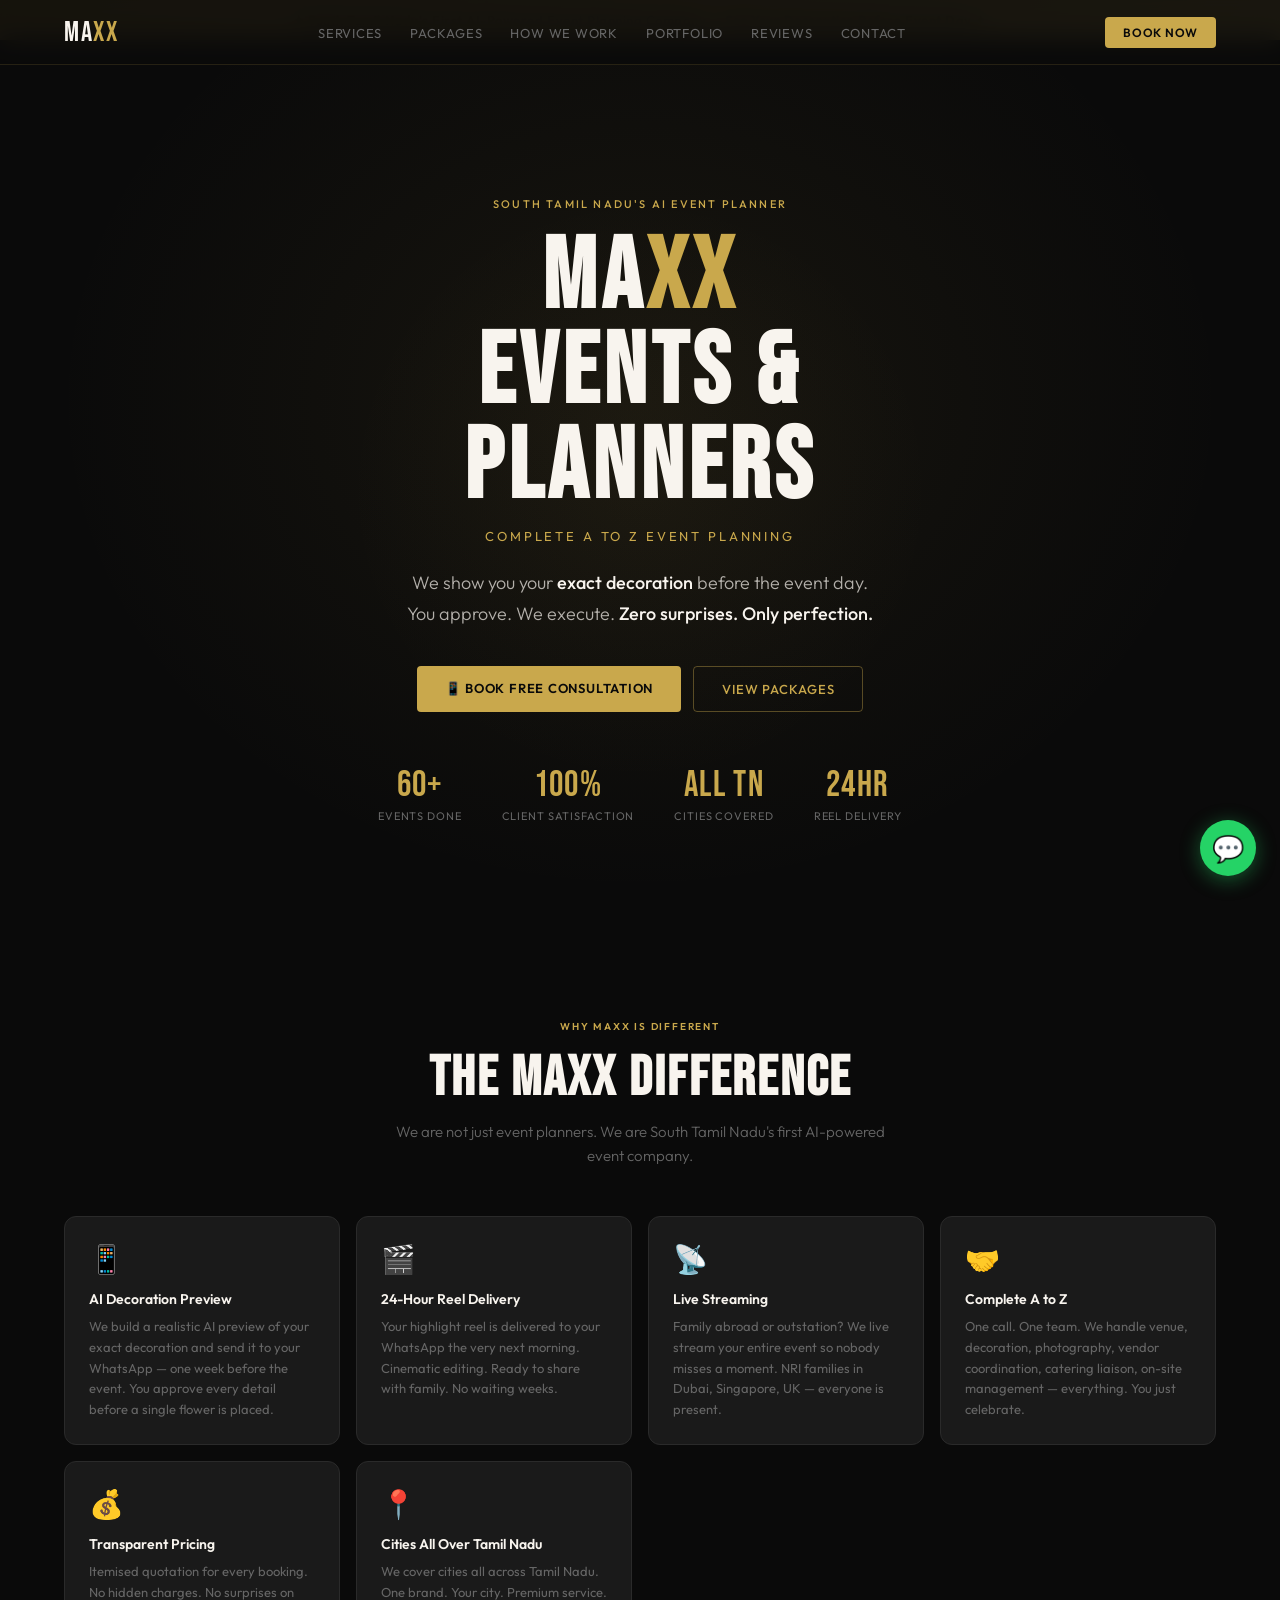
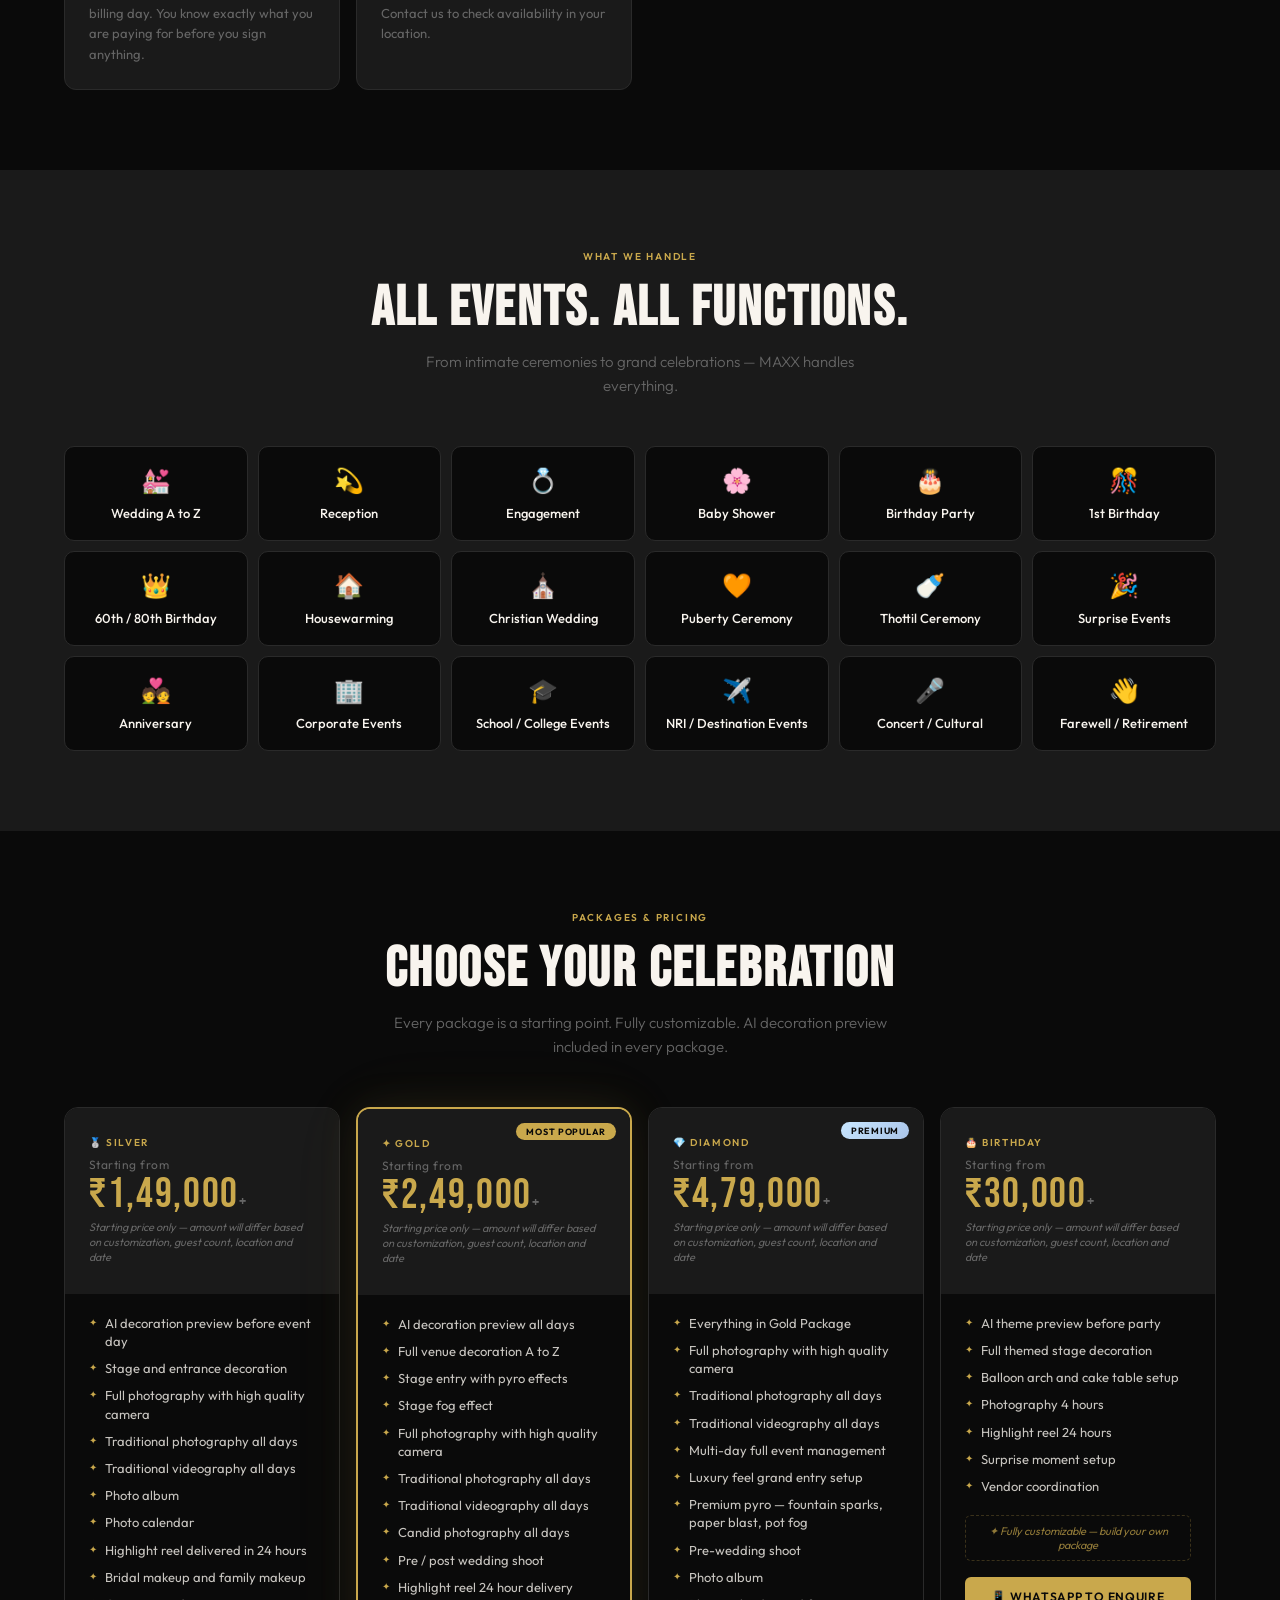
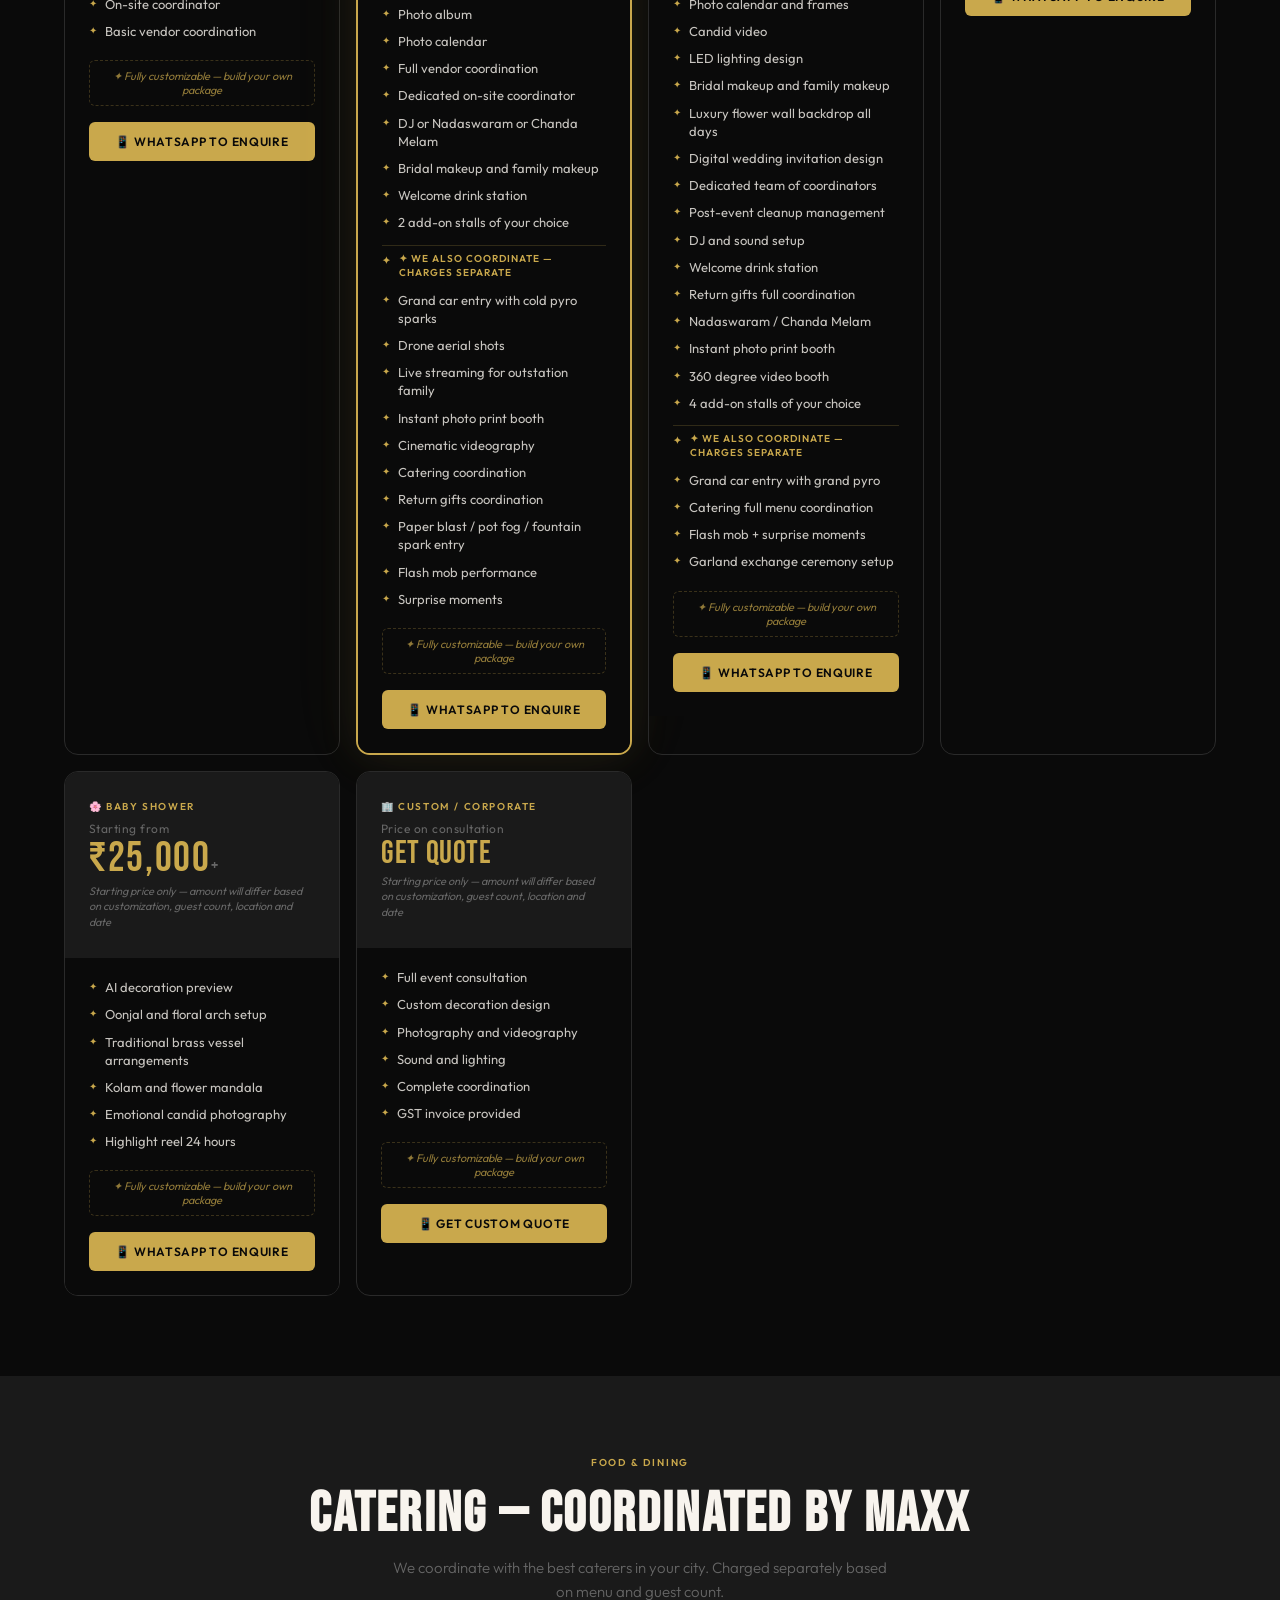
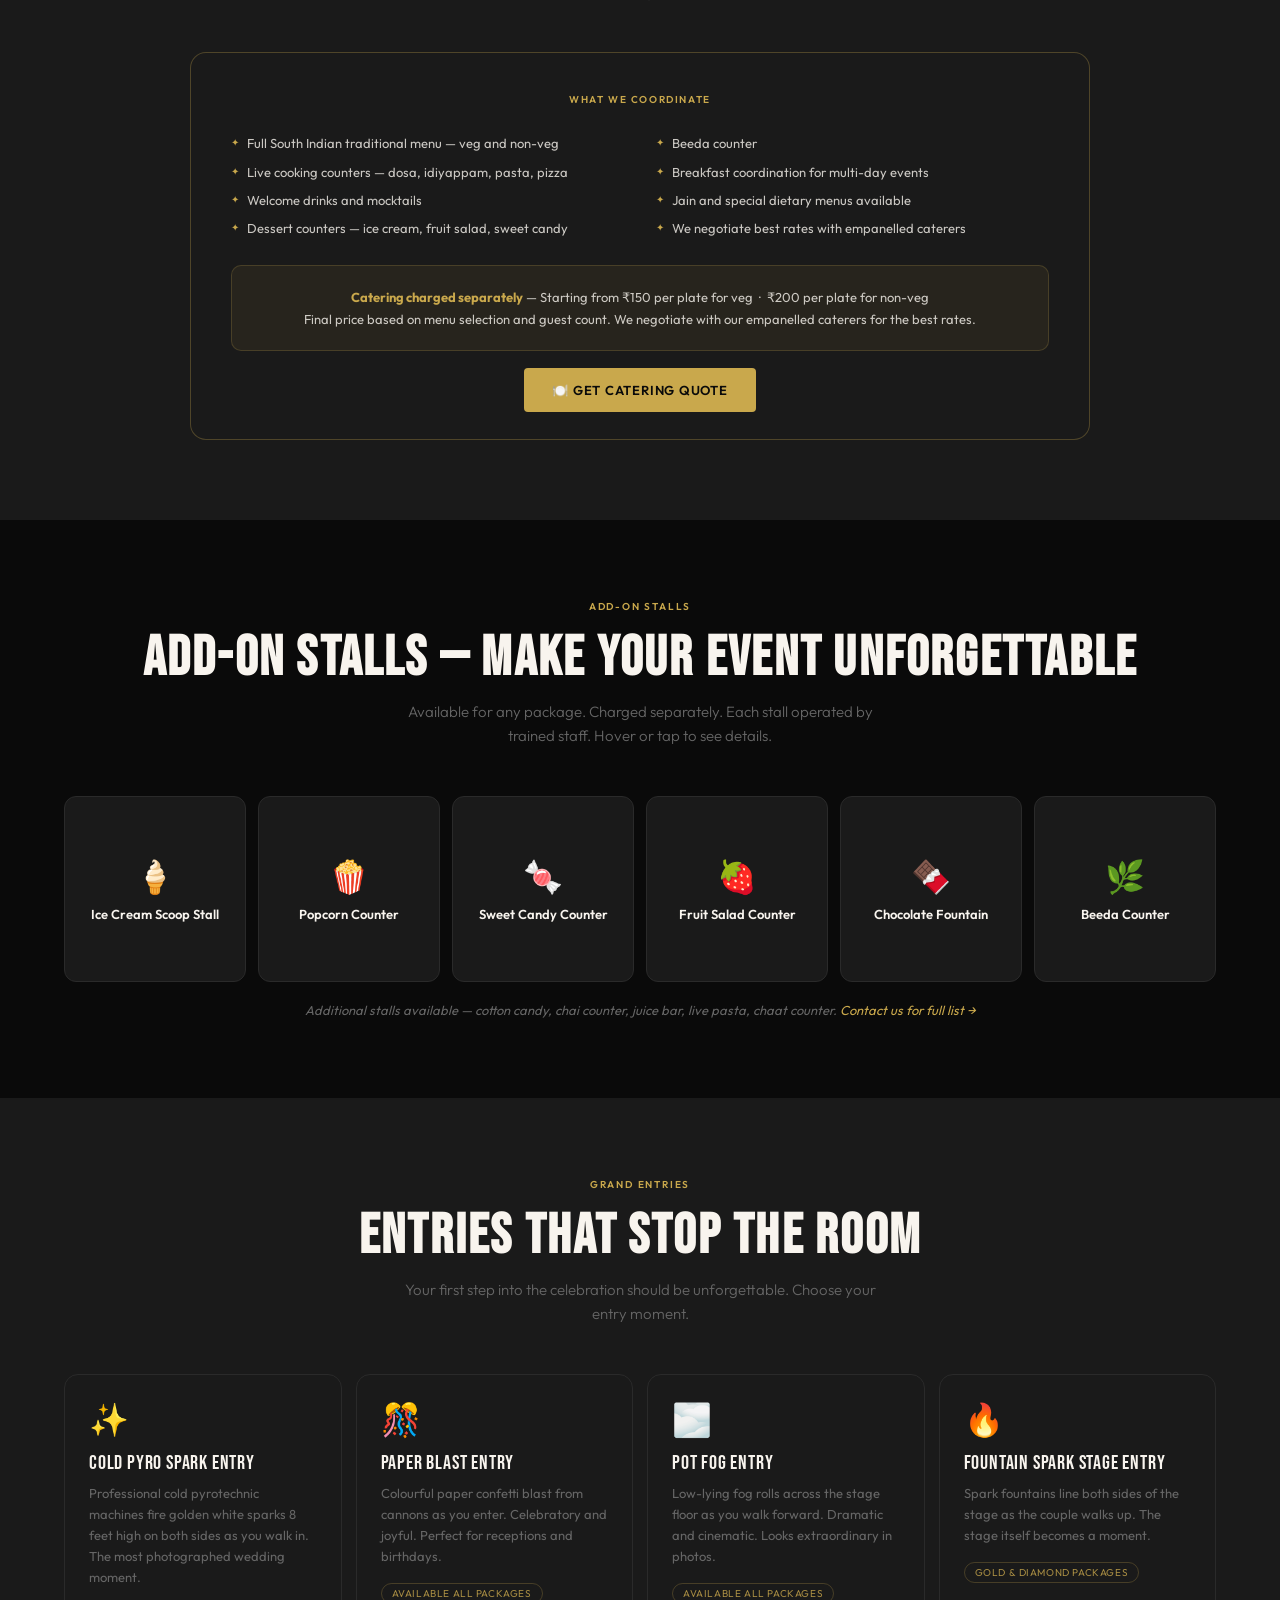
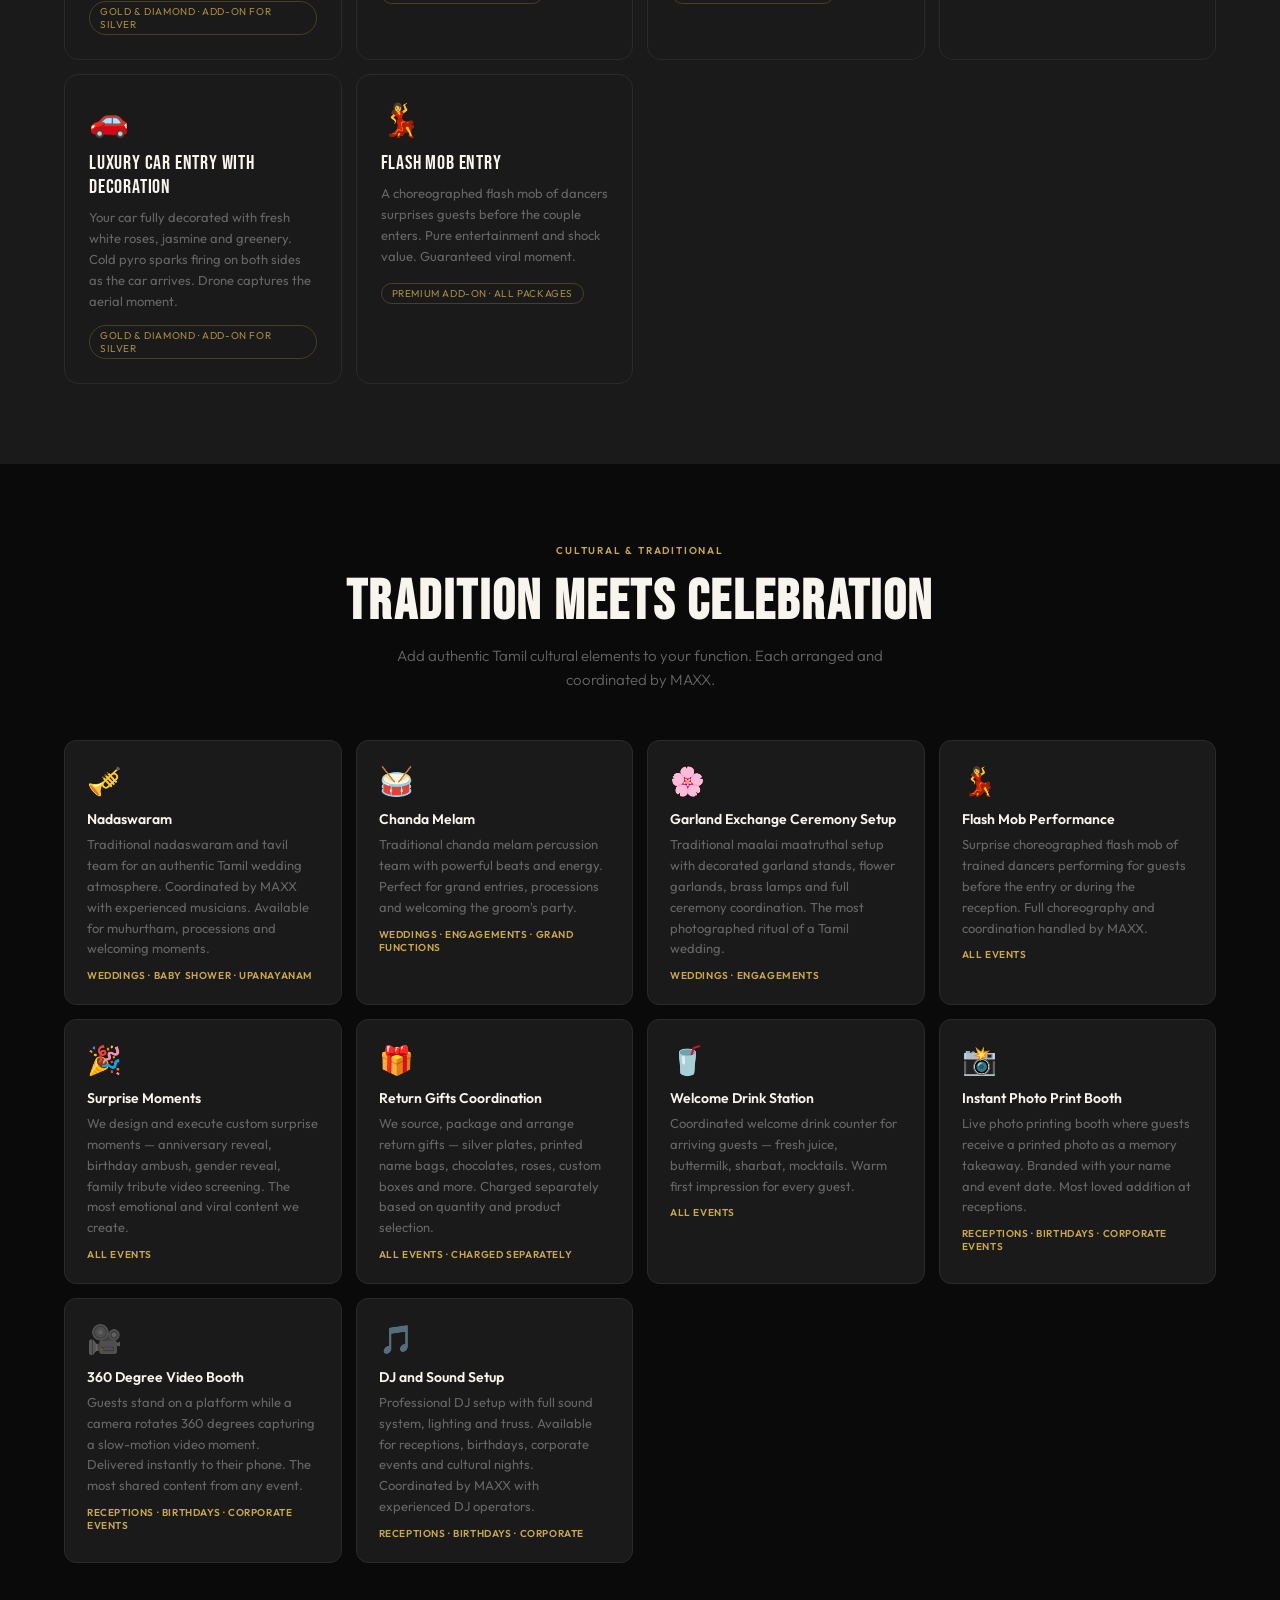
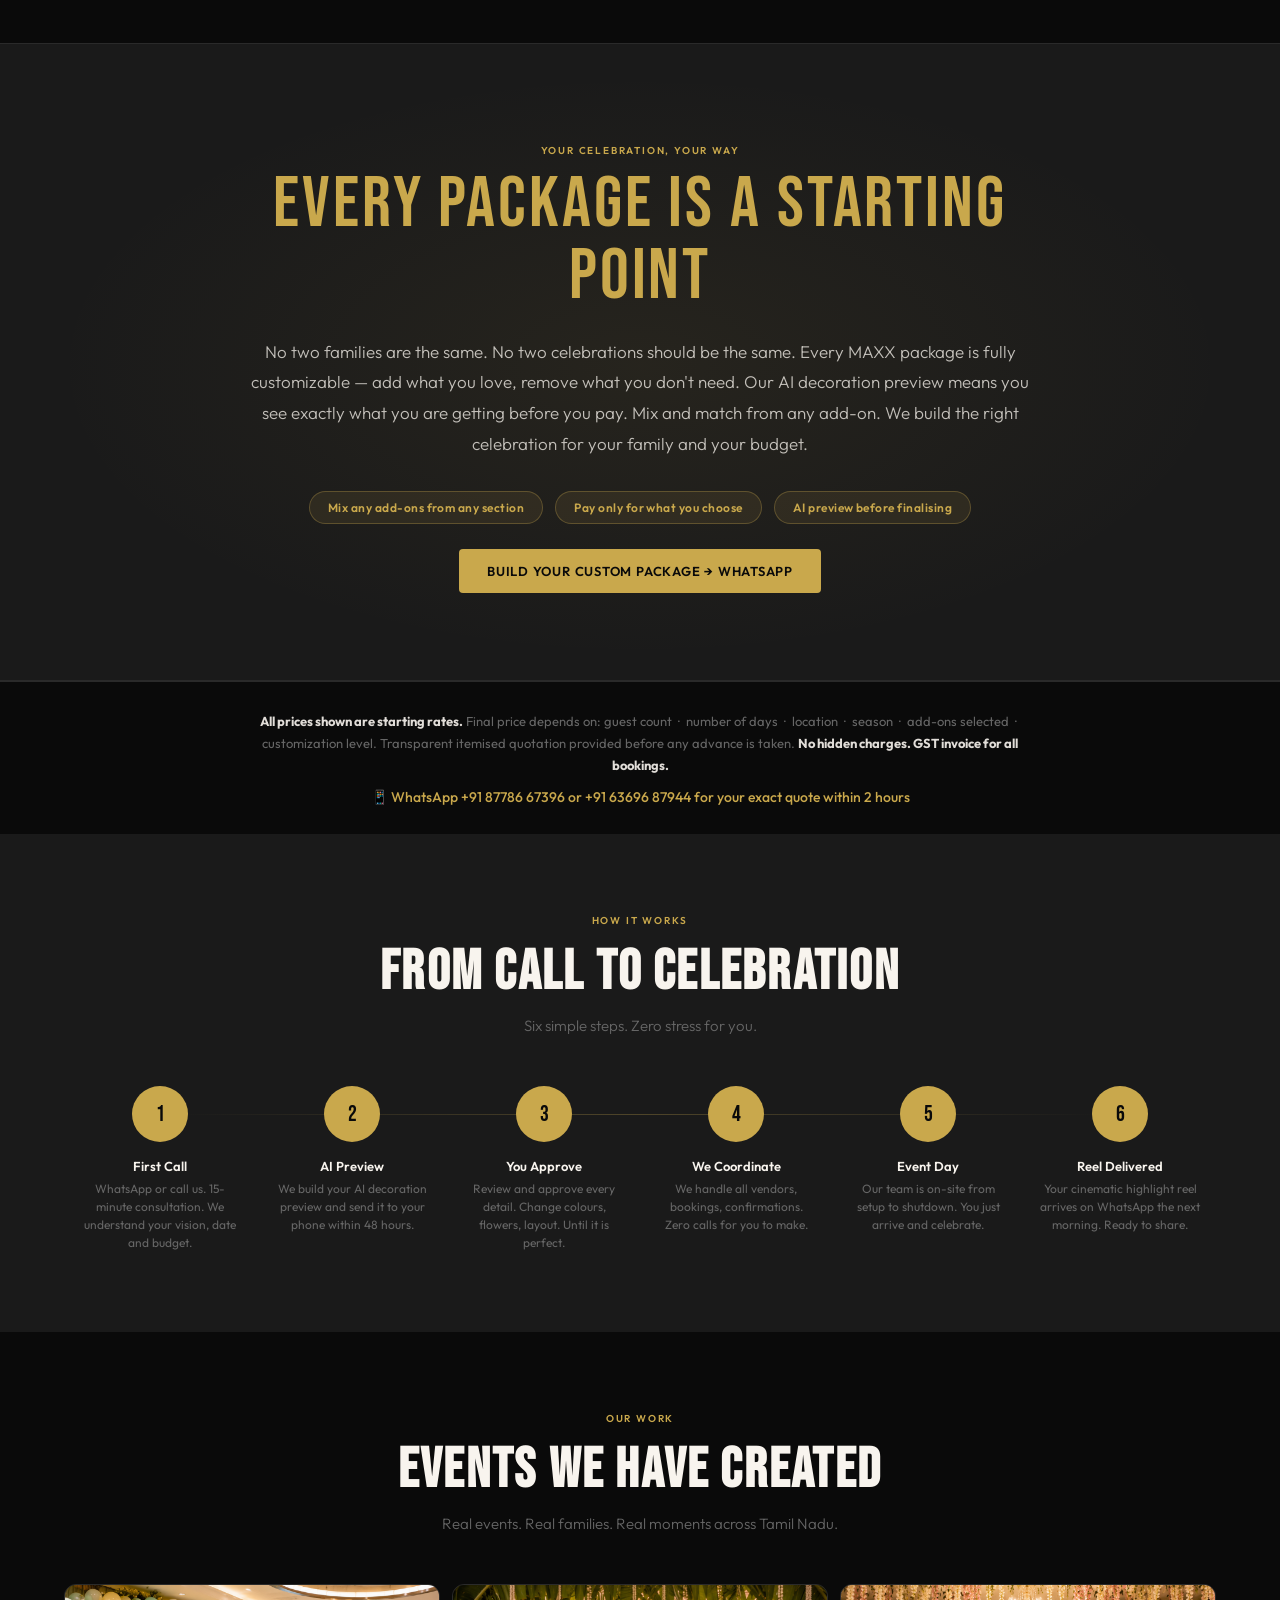
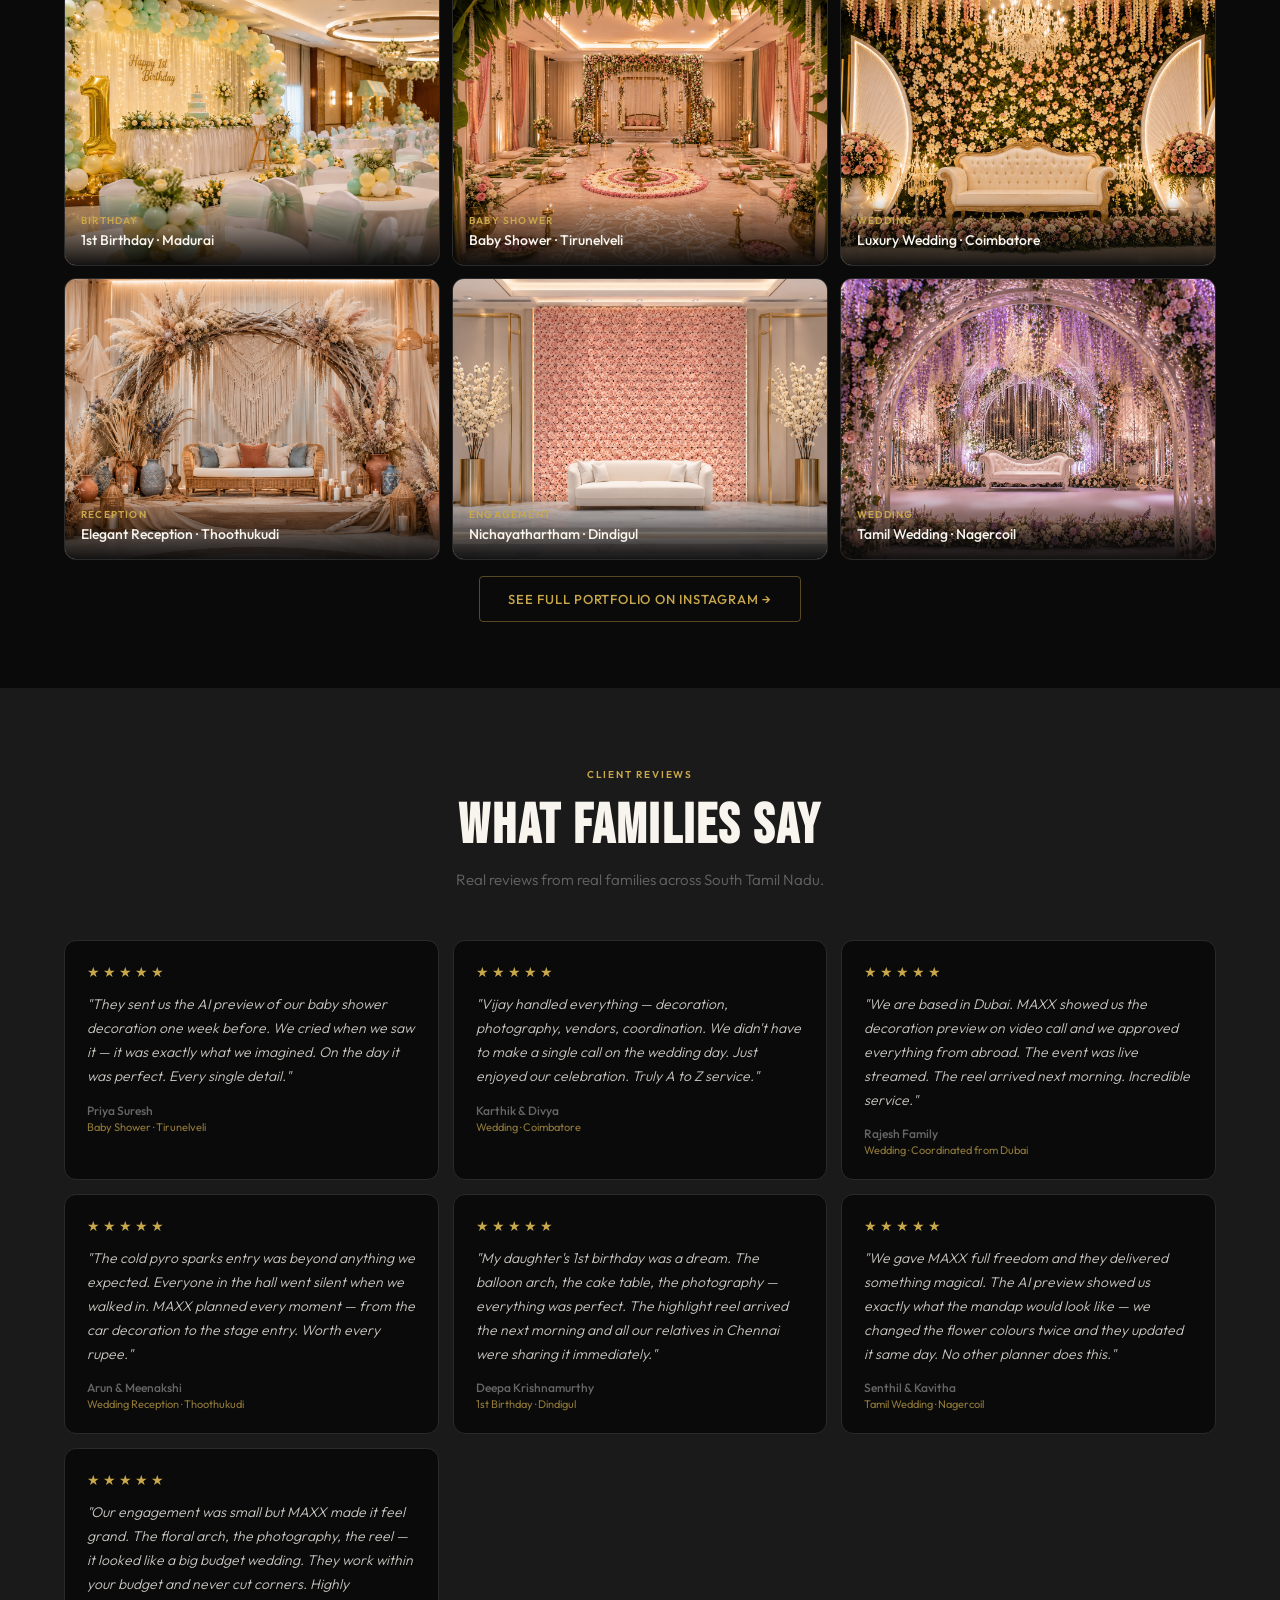
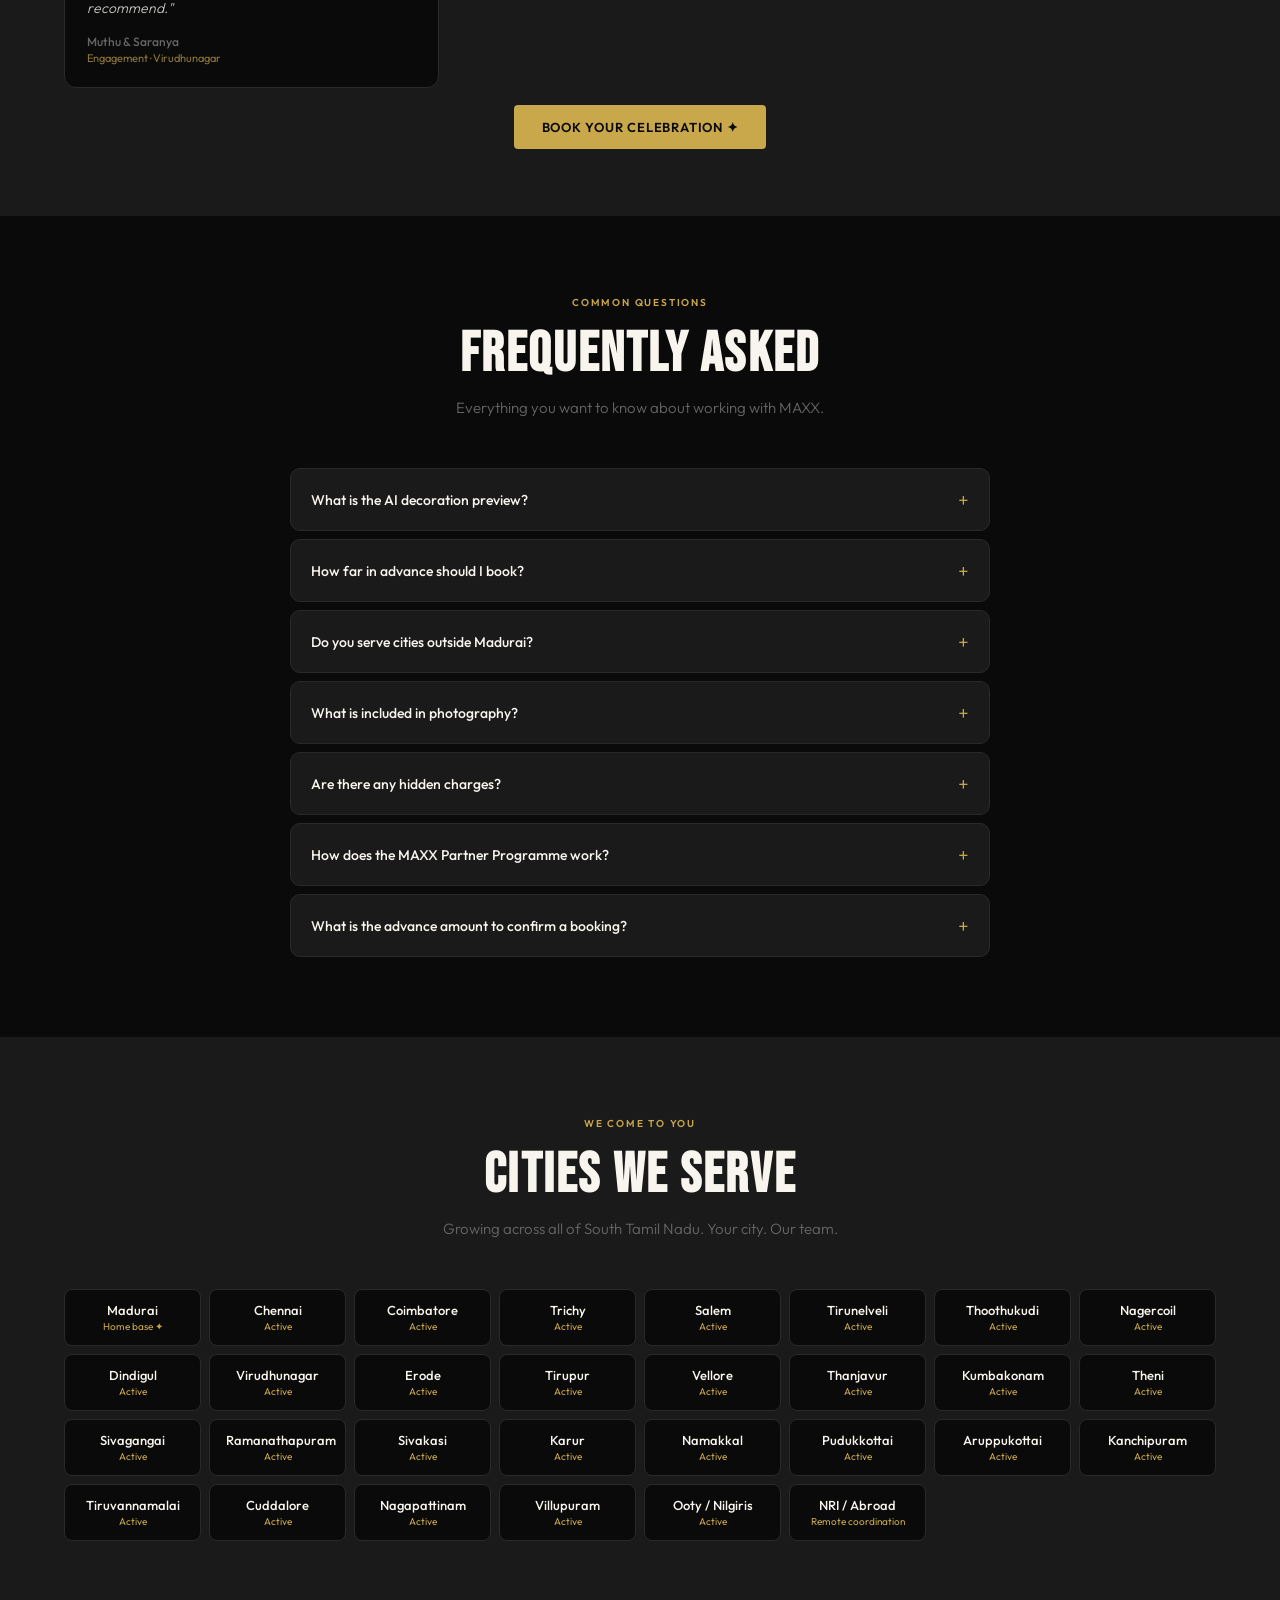
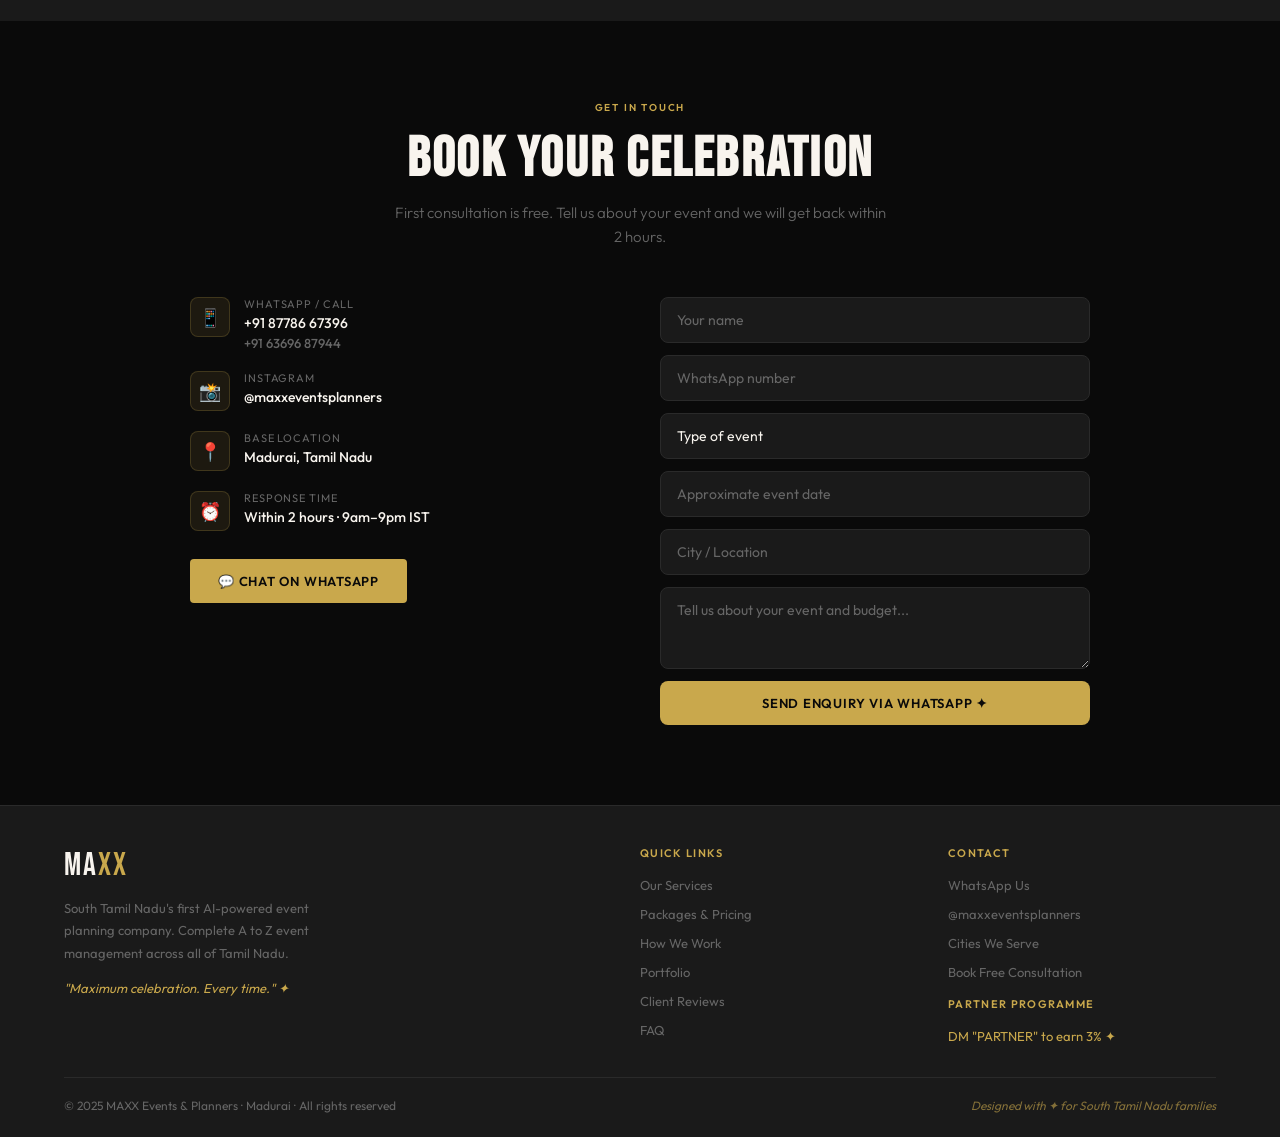
<file: index.html>
<!DOCTYPE html>
<html lang="en">
<head>
<meta charset="UTF-8">
<meta name="viewport" content="width=device-width, initial-scale=1.0">
<title>MAXX Events & Planners — South Tamil Nadu's AI Event Planner</title>
<meta name="description" content="South Tamil Nadu's first AI-powered event planning company. Wedding, Birthday, Baby Shower, Corporate — complete A to Z event planning across Madurai, Tirunelveli, Thoothukudi, Nagercoil.">
<link href="https://fonts.googleapis.com/css2?family=Bebas+Neue&family=Outfit:wght@300;400;500;600;700&family=Noto+Sans+Tamil:wght@400;500;600&display=swap" rel="stylesheet">
<style>
:root {
  --black: #0A0A0A;
  --gold: #C9A84C;
  --gold-light: #E8C97A;
  --gold-dark: #9A7A2E;
  --white: #F8F4EE;
  --charcoal: #1A1A1A;
  --mid: #2A2A2A;
  --muted: #666;
  --gold-rgb: 201,168,76;
}

*{box-sizing:border-box;margin:0;padding:0}
html{scroll-behavior:smooth}
body{background:var(--black);color:var(--white);font-family:'Outfit',sans-serif;overflow-x:hidden}

/* ── SCROLLBAR ── */
::-webkit-scrollbar{width:4px}
::-webkit-scrollbar-track{background:var(--black)}
::-webkit-scrollbar-thumb{background:var(--gold);border-radius:2px}

/* ── NAV ── */
nav{position:fixed;top:0;left:0;right:0;z-index:100;background:rgba(10,10,10,.92);backdrop-filter:blur(12px);border-bottom:1px solid rgba(201,168,76,.15);padding:0 5vw}
.nav-inner{max-width:1200px;margin:0 auto;display:flex;align-items:center;justify-content:space-between;height:64px}
.nav-logo{font-family:'Bebas Neue',sans-serif;font-size:28px;letter-spacing:.06em;color:var(--white);text-decoration:none}
.nav-logo span{color:var(--gold)}
.nav-links{display:flex;gap:28px;list-style:none}
.nav-links a{font-size:13px;color:var(--muted);text-decoration:none;letter-spacing:.06em;text-transform:uppercase;transition:color .2s}
.nav-links a:hover{color:var(--gold)}
.nav-cta{background:var(--gold);color:var(--black);font-size:12px;font-weight:600;padding:8px 18px;border-radius:4px;text-decoration:none;letter-spacing:.06em;text-transform:uppercase;transition:background .2s}
.nav-cta:hover{background:var(--gold-light)}
.hamburger{display:none;flex-direction:column;gap:5px;cursor:pointer;padding:4px}
.hamburger span{width:22px;height:1.5px;background:var(--white);transition:.3s}
.mobile-menu{display:none;position:fixed;top:64px;left:0;right:0;background:var(--charcoal);border-bottom:1px solid var(--mid);z-index:99;padding:20px 5vw;flex-direction:column;gap:16px}
.mobile-menu.open{display:flex}
.mobile-menu a{font-size:14px;color:var(--muted);text-decoration:none;letter-spacing:.06em;text-transform:uppercase;padding:8px 0;border-bottom:1px solid var(--mid)}
.mobile-menu a:hover{color:var(--gold)}

/* ── HERO ── */
.hero{min-height:100vh;display:flex;align-items:center;justify-content:center;text-align:center;padding:100px 5vw 60px;position:relative;overflow:hidden}
.hero-bg{position:absolute;inset:0;background:radial-gradient(ellipse at 50% 40%,rgba(201,168,76,.07) 0%,transparent 65%)}
.hero-glow{position:absolute;top:50%;left:50%;transform:translate(-50%,-50%);width:600px;height:600px;background:radial-gradient(ellipse,rgba(201,168,76,.04) 0%,transparent 70%);pointer-events:none}
.hero-content{max-width:800px;position:relative;z-index:1}
.hero-eyebrow{font-size:11px;letter-spacing:.2em;color:var(--gold);text-transform:uppercase;font-weight:500;margin-bottom:20px}
.hero-title{font-family:'Bebas Neue',sans-serif;font-size:clamp(56px,10vw,100px);letter-spacing:.05em;line-height:.95;margin-bottom:12px}
.hero-title span{color:var(--gold)}
.hero-sub{font-size:13px;letter-spacing:.22em;color:var(--gold);text-transform:uppercase;margin-bottom:24px}
.hero-desc{font-size:clamp(15px,2vw,18px);color:rgba(248,244,238,.7);line-height:1.7;max-width:560px;margin:0 auto 36px;font-weight:300}
.hero-desc strong{color:var(--white);font-weight:500}
.hero-btns{display:flex;gap:12px;justify-content:center;flex-wrap:wrap}
.btn-gold{background:var(--gold);color:var(--black);font-size:13px;font-weight:600;padding:14px 28px;border-radius:4px;text-decoration:none;letter-spacing:.06em;text-transform:uppercase;transition:all .2s}
.btn-gold:hover{background:var(--gold-light);transform:translateY(-2px)}
.btn-outline{border:1px solid rgba(201,168,76,.4);color:var(--gold);font-size:13px;font-weight:500;padding:14px 28px;border-radius:4px;text-decoration:none;letter-spacing:.06em;text-transform:uppercase;transition:all .2s}
.btn-outline:hover{border-color:var(--gold);background:rgba(201,168,76,.08)}
.hero-stats{display:flex;gap:40px;justify-content:center;margin-top:52px;flex-wrap:wrap}
.hero-stat-num{font-family:'Bebas Neue',sans-serif;font-size:36px;color:var(--gold);letter-spacing:.04em}
.hero-stat-label{font-size:11px;color:var(--muted);letter-spacing:.08em;text-transform:uppercase;margin-top:2px}

/* ── DIVIDER ── */
.gold-line{width:60px;height:1px;background:linear-gradient(to right,transparent,var(--gold),transparent);margin:0 auto}

/* ── SECTION BASE ── */
section{padding:80px 5vw}
.section-max{max-width:1200px;margin:0 auto}
.section-eyebrow{font-size:10px;letter-spacing:.18em;color:var(--gold);text-transform:uppercase;font-weight:600;margin-bottom:12px;text-align:center}
.section-title{font-family:'Bebas Neue',sans-serif;font-size:clamp(36px,5vw,56px);letter-spacing:.04em;text-align:center;margin-bottom:8px}
.section-sub{font-size:15px;color:var(--muted);text-align:center;max-width:500px;margin:0 auto 48px;line-height:1.6;font-weight:300}

/* ── AI DIFFERENCE ── */
.diff-grid{display:grid;grid-template-columns:repeat(auto-fit,minmax(220px,1fr));gap:16px}
.diff-card{background:var(--charcoal);border:1px solid var(--mid);border-radius:12px;padding:24px;transition:border-color .2s}
.diff-card:hover{border-color:rgba(201,168,76,.3)}
.diff-icon{font-size:28px;margin-bottom:14px}
.diff-title{font-size:14px;font-weight:600;color:var(--white);margin-bottom:8px}
.diff-desc{font-size:13px;color:var(--muted);line-height:1.6}

/* ── SERVICES ── */
.services-bg{background:var(--charcoal)}
.services-grid{display:grid;grid-template-columns:repeat(auto-fit,minmax(160px,1fr));gap:10px}
.svc-card{background:var(--black);border:1px solid var(--mid);border-radius:10px;padding:18px 14px;text-align:center;transition:all .2s;cursor:default}
.svc-card:hover{border-color:var(--gold);transform:translateY(-3px)}
.svc-icon{font-size:24px;margin-bottom:10px}
.svc-name{font-size:13px;font-weight:500;color:var(--white);line-height:1.3}

/* ── PACKAGES ── */
.pkg-grid{display:grid;grid-template-columns:repeat(auto-fit,minmax(260px,1fr));gap:16px}
.pkg-card{border-radius:14px;overflow:hidden;position:relative;border:1px solid var(--mid);transition:transform .2s}
.pkg-card:hover{transform:translateY(-4px)}
.pkg-card.featured{border:2px solid var(--gold)}
.pkg-badge{position:absolute;top:14px;right:14px;background:var(--gold);color:var(--black);font-size:9px;font-weight:700;padding:3px 10px;border-radius:20px;letter-spacing:.08em;text-transform:uppercase}
.pkg-header{padding:28px 24px 20px;background:var(--charcoal)}
.pkg-name{font-size:10px;letter-spacing:.16em;color:var(--gold);text-transform:uppercase;font-weight:600;margin-bottom:8px}
.pkg-price{font-family:'Bebas Neue',sans-serif;font-size:42px;color:var(--white);letter-spacing:.04em;line-height:1}
.pkg-price span{font-size:18px;color:var(--muted)}
.pkg-guests{display:none}
.pkg-body{padding:20px 24px 24px;background:var(--black)}
.pkg-features{list-style:none;display:flex;flex-direction:column;gap:9px;margin-bottom:20px}
.pkg-features li{font-size:13px;color:rgba(248,244,238,.8);display:flex;gap:8px;align-items:flex-start;line-height:1.4}
.pkg-features li::before{content:'✦';color:var(--gold);font-size:10px;flex-shrink:0;margin-top:2px}
.pkg-cta{display:block;text-align:center;background:var(--gold);color:var(--black);font-size:12px;font-weight:600;padding:12px;border-radius:6px;text-decoration:none;letter-spacing:.06em;text-transform:uppercase;transition:background .2s}
.pkg-cta:hover{background:var(--gold-light)}
.pkg-card.featured .pkg-cta{background:var(--gold)}

/* ── PROCESS ── */
.process-bg{background:var(--charcoal)}
.process-steps{display:grid;grid-template-columns:repeat(auto-fit,minmax(180px,1fr));gap:0;position:relative}
.process-steps::before{content:'';position:absolute;top:28px;left:10%;right:10%;height:1px;background:linear-gradient(to right,transparent,rgba(201,168,76,.3),transparent);pointer-events:none}
.step-item{text-align:center;padding:0 16px}
.step-num{width:56px;height:56px;border-radius:50%;background:var(--gold);color:var(--black);font-family:'Bebas Neue',sans-serif;font-size:22px;display:flex;align-items:center;justify-content:center;margin:0 auto 16px;position:relative;z-index:1}
.step-title{font-size:13px;font-weight:600;color:var(--white);margin-bottom:6px}
.step-desc{font-size:12px;color:var(--muted);line-height:1.5}

/* ── PORTFOLIO ── */
.portfolio-grid{display:grid;grid-template-columns:repeat(auto-fit,minmax(280px,1fr));gap:12px}
.portfolio-card{border-radius:12px;overflow:hidden;background:var(--charcoal);border:1px solid var(--mid);position:relative;aspect-ratio:4/3;display:flex;align-items:flex-end}
.portfolio-img{position:absolute;inset:0;display:flex;align-items:center;justify-content:center;font-size:60px;background:var(--mid)}
.portfolio-img img{position:absolute;inset:0;width:100%;height:100%;object-fit:cover;transition:transform .4s ease}
.portfolio-card:hover .portfolio-img img{transform:scale(1.05)}
.portfolio-overlay{position:relative;z-index:1;padding:16px;background:linear-gradient(to top,rgba(10,10,10,.95),transparent);width:100%}
.portfolio-type{font-size:10px;letter-spacing:.12em;color:var(--gold);text-transform:uppercase;font-weight:600;margin-bottom:4px}
.portfolio-name{font-size:14px;font-weight:500;color:var(--white)}

/* ── REVIEWS ── */
.reviews-bg{background:var(--charcoal)}
.reviews-grid{display:grid;grid-template-columns:repeat(auto-fit,minmax(280px,1fr));gap:14px}
.review-card{background:var(--black);border:1px solid var(--mid);border-radius:12px;padding:22px}
.review-stars{color:var(--gold);font-size:14px;margin-bottom:12px;letter-spacing:3px}
.review-text{font-size:14px;color:rgba(248,244,238,.8);line-height:1.7;margin-bottom:14px;font-weight:300;font-style:italic}
.review-author{font-size:12px;color:var(--muted);font-weight:500}
.review-event{font-size:11px;color:rgba(201,168,76,.7);margin-top:2px}

/* ── FAQ ── */
.faq-list{max-width:700px;margin:0 auto;display:flex;flex-direction:column;gap:8px}
.faq-item{background:var(--charcoal);border:1px solid var(--mid);border-radius:10px;overflow:hidden}
.faq-q{padding:18px 20px;font-size:14px;font-weight:500;color:var(--white);cursor:pointer;display:flex;justify-content:space-between;align-items:center;user-select:none}
.faq-q::after{content:'+';color:var(--gold);font-size:20px;font-weight:300;transition:transform .2s}
.faq-item.open .faq-q::after{transform:rotate(45deg)}
.faq-a{display:none;padding:0 20px 18px;font-size:13px;color:var(--muted);line-height:1.7}
.faq-item.open .faq-a{display:block}

/* ── COVERAGE ── */
.coverage-bg{background:var(--charcoal)}
.cities-grid{display:grid;grid-template-columns:repeat(auto-fit,minmax(130px,1fr));gap:8px}
.city-pill{background:var(--black);border:1px solid var(--mid);border-radius:8px;padding:12px 16px;text-align:center;transition:border-color .2s}
.city-pill:hover{border-color:var(--gold)}
.city-name{font-size:13px;font-weight:500;color:var(--white)}
.city-note{font-size:10px;color:var(--gold);margin-top:2px}

/* ── CONTACT ── */
.contact-grid{display:grid;grid-template-columns:1fr 1fr;gap:40px;max-width:900px;margin:0 auto}
.contact-info{display:flex;flex-direction:column;gap:20px}
.contact-item{display:flex;gap:14px;align-items:flex-start}
.contact-icon{width:40px;height:40px;border-radius:8px;background:rgba(201,168,76,.1);border:1px solid rgba(201,168,76,.2);display:flex;align-items:center;justify-content:center;font-size:18px;flex-shrink:0}
.contact-label{font-size:11px;color:var(--muted);text-transform:uppercase;letter-spacing:.08em;margin-bottom:3px}
.contact-val{font-size:14px;color:var(--white);font-weight:500}
.contact-form{display:flex;flex-direction:column;gap:12px}
.form-input{background:var(--charcoal);border:1px solid var(--mid);border-radius:8px;padding:13px 16px;font-size:14px;color:var(--white);font-family:'Outfit',sans-serif;outline:none;transition:border-color .2s}
.form-input:focus{border-color:rgba(201,168,76,.4)}
.form-input::placeholder{color:var(--muted)}
.form-select{background:var(--charcoal);border:1px solid var(--mid);border-radius:8px;padding:13px 16px;font-size:14px;color:var(--white);font-family:'Outfit',sans-serif;outline:none;appearance:none}
.form-submit{background:var(--gold);color:var(--black);border:none;font-size:13px;font-weight:600;padding:14px;border-radius:8px;cursor:pointer;letter-spacing:.06em;text-transform:uppercase;font-family:'Outfit',sans-serif;transition:background .2s}
.form-submit:hover{background:var(--gold-light)}

/* ── WHATSAPP FLOAT ── */
.wa-float{position:fixed;bottom:24px;right:24px;z-index:200;background:#25D366;color:white;width:56px;height:56px;border-radius:50%;display:flex;align-items:center;justify-content:center;font-size:26px;text-decoration:none;box-shadow:0 4px 20px rgba(37,211,102,.4);transition:transform .2s}
.wa-float:hover{transform:scale(1.1)}

/* ── FOOTER ── */
footer{background:var(--charcoal);border-top:1px solid var(--mid);padding:40px 5vw 24px}
.footer-inner{max-width:1200px;margin:0 auto}
.footer-top{display:grid;grid-template-columns:2fr 1fr 1fr;gap:40px;margin-bottom:32px}
.footer-logo{font-family:'Bebas Neue',sans-serif;font-size:32px;letter-spacing:.06em;color:var(--white);margin-bottom:12px}
.footer-logo span{color:var(--gold)}
.footer-desc{font-size:13px;color:var(--muted);line-height:1.7;max-width:280px}
.footer-col-title{font-size:11px;letter-spacing:.12em;color:var(--gold);text-transform:uppercase;font-weight:600;margin-bottom:14px}
.footer-links{list-style:none;display:flex;flex-direction:column;gap:9px}
.footer-links a{font-size:13px;color:var(--muted);text-decoration:none;transition:color .2s}
.footer-links a:hover{color:var(--white)}
.footer-bottom{border-top:1px solid var(--mid);padding-top:20px;display:flex;justify-content:space-between;align-items:center;flex-wrap:wrap;gap:12px}
.footer-copy{font-size:12px;color:var(--muted)}
.footer-tagline{font-size:12px;color:rgba(201,168,76,.6);font-style:italic}

/* ── ALERT BANNER ── */
.ai-banner{background:linear-gradient(135deg,var(--gold-dark),var(--gold));padding:12px 5vw;text-align:center}
.ai-banner-text{font-size:13px;font-weight:600;color:var(--black);letter-spacing:.04em}

/* ── PACKAGES ENHANCED ── */
.pkg-price{color:var(--gold)}
.pkg-price-prefix{font-size:12px;color:var(--muted);font-family:'Outfit',sans-serif;letter-spacing:.04em;margin-bottom:2px}
.pkg-price-note{font-size:11px;color:var(--muted);margin-top:4px;margin-bottom:8px;line-height:1.4;font-style:italic}
.pkg-custom-note{font-size:11px;color:rgba(201,168,76,.7);font-style:italic;margin:10px 0 16px;padding:8px 10px;border:1px dashed rgba(201,168,76,.25);border-radius:6px;text-align:center}
.pkg-card.featured{box-shadow:0 0 40px rgba(201,168,76,.1),0 0 80px rgba(201,168,76,.05)}

/* ── CATERING ── */
.catering-card{background:var(--charcoal);border:1px solid rgba(201,168,76,.3);border-radius:16px;padding:40px;max-width:900px;margin:0 auto}
.catering-grid{display:grid;grid-template-columns:1fr 1fr;gap:32px;margin:28px 0}
.catering-list{list-style:none;display:flex;flex-direction:column;gap:10px}
.catering-list li{font-size:13px;color:rgba(248,244,238,.8);display:flex;gap:8px;align-items:flex-start;line-height:1.4}
.catering-list li::before{content:'✦';color:var(--gold);font-size:10px;flex-shrink:0;margin-top:2px}
.catering-price-note{background:rgba(201,168,76,.08);border:1px solid rgba(201,168,76,.2);border-radius:10px;padding:20px;margin-top:24px;font-size:13px;color:rgba(248,244,238,.8);line-height:1.7;text-align:center}
.catering-subhead{font-size:10px;letter-spacing:.16em;color:var(--gold);text-transform:uppercase;font-weight:600;margin-bottom:8px}

/* ── STALL FLIP CARDS ── */
.stall-grid{display:grid;grid-template-columns:repeat(auto-fit,minmax(180px,1fr));gap:12px}
.stall-card{height:186px;perspective:1000px;cursor:pointer}
.stall-inner{position:relative;width:100%;height:100%;transition:transform .55s cubic-bezier(.4,0,.2,1);transform-style:preserve-3d}
.stall-card:hover .stall-inner,.stall-card.flipped .stall-inner{transform:rotateY(180deg)}
.stall-front,.stall-back{position:absolute;inset:0;backface-visibility:hidden;-webkit-backface-visibility:hidden;border-radius:12px;border:1px solid var(--mid);padding:18px;display:flex;flex-direction:column;align-items:center;justify-content:center;text-align:center}
.stall-front{background:var(--charcoal)}
.stall-back{background:var(--black);border-color:rgba(201,168,76,.3);transform:rotateY(180deg)}
.stall-icon{font-size:32px;margin-bottom:10px}
.stall-name{font-size:13px;font-weight:600;color:var(--white);line-height:1.3}
.stall-desc{font-size:12px;color:rgba(248,244,238,.8);line-height:1.5;margin-bottom:10px}
.stall-back-note{font-size:11px;color:var(--gold);font-style:italic}
.stall-more{text-align:center;margin-top:20px;font-size:13px;color:var(--muted);font-style:italic}

/* ── GRAND ENTRY CARDS ── */
.entry-scroll{display:grid;grid-template-columns:repeat(auto-fit,minmax(260px,1fr));gap:14px}
.entry-card{background:var(--charcoal);border:1px solid var(--mid);border-radius:14px;padding:24px;transition:all .25s;position:relative;overflow:hidden}
.entry-card::after{content:'';position:absolute;inset:0;background:linear-gradient(135deg,rgba(201,168,76,.05),transparent);opacity:0;transition:opacity .25s;pointer-events:none}
.entry-card:hover{border-color:rgba(201,168,76,.4);transform:translateY(-3px)}
.entry-card:hover::after{opacity:1}
.entry-icon{font-size:32px;margin-bottom:12px}
.entry-name{font-family:'Bebas Neue',sans-serif;font-size:20px;letter-spacing:.04em;color:var(--white);margin-bottom:8px}
.entry-desc{font-size:13px;color:var(--muted);line-height:1.6;margin-bottom:14px}
.entry-tag{font-size:10px;color:rgba(201,168,76,.8);letter-spacing:.06em;text-transform:uppercase;border:1px solid rgba(201,168,76,.25);padding:3px 10px;border-radius:20px;display:inline-block}

/* ── CULTURAL ADD-ON CARDS ── */
.addon-grid{display:grid;grid-template-columns:repeat(auto-fit,minmax(220px,1fr));gap:14px}
.addon-card{background:var(--charcoal);border:1px solid var(--mid);border-radius:12px;padding:22px;transition:all .25s}
.addon-card:hover{border-color:rgba(201,168,76,.35);transform:translateY(-3px)}
.addon-icon{font-size:28px;margin-bottom:12px}
.addon-name{font-size:14px;font-weight:600;color:var(--white);margin-bottom:6px}
.addon-desc{font-size:13px;color:var(--muted);line-height:1.6;margin-bottom:10px}
.addon-avail{font-size:10px;color:var(--gold);letter-spacing:.06em;text-transform:uppercase;font-weight:600}

/* ── CUSTOMIZATION BANNER ── */
.custom-banner{background:var(--charcoal);border-top:1px solid var(--mid);border-bottom:1px solid var(--mid);padding:100px 5vw;text-align:center;position:relative;overflow:hidden}
.custom-banner-bg{position:absolute;inset:0;background:radial-gradient(ellipse at 50% 50%,rgba(201,168,76,.07) 0%,transparent 65%);pointer-events:none}
.custom-banner-content{position:relative;z-index:1;max-width:800px;margin:0 auto}
.custom-banner-title{font-family:'Bebas Neue',sans-serif;font-size:clamp(42px,6vw,72px);letter-spacing:.04em;color:var(--gold);line-height:1;margin-bottom:24px}
.custom-banner-body{font-size:clamp(15px,2vw,17px);color:rgba(248,244,238,.75);line-height:1.8;font-weight:300;margin-bottom:32px}
.custom-pills{display:flex;gap:12px;justify-content:center;flex-wrap:wrap;margin-bottom:36px}
.custom-pill{background:rgba(201,168,76,.1);border:1px solid rgba(201,168,76,.3);color:var(--gold);font-size:12px;font-weight:600;padding:8px 18px;border-radius:20px;letter-spacing:.04em}

/* ── PRICING DISCLAIMER ── */
.pricing-disclaimer{background:var(--black);border-top:1px solid var(--mid);padding:28px 5vw}
.disclaimer-inner{max-width:1200px;margin:0 auto;display:flex;flex-direction:column;align-items:center;gap:12px;text-align:center}
.disclaimer-text{font-size:13px;color:var(--muted);line-height:1.7;max-width:760px}
.disclaimer-contact{font-size:14px;color:var(--gold);font-weight:500}

/* ── MOBILE ── */
@media(max-width:768px){
  .nav-links,.nav-cta{display:none}
  .hamburger{display:flex}
  .hero-stats{gap:24px}
  .contact-grid{grid-template-columns:1fr}
  .footer-top{grid-template-columns:1fr}
  .process-steps::before{display:none}
  .step-item{padding:0 8px}
  .catering-grid{grid-template-columns:1fr}
  .catering-card{padding:24px}
  .stall-grid{grid-template-columns:repeat(2,1fr)}
  .entry-scroll{grid-template-columns:1fr}
  .addon-grid{grid-template-columns:1fr}
  .custom-banner{padding:60px 5vw}
}

/* ── ANIMATIONS ── */
@keyframes fadeUp{from{opacity:0;transform:translateY(24px)}to{opacity:1;transform:translateY(0)}}
.hero-content>*{animation:fadeUp .6s ease both}
.hero-eyebrow{animation-delay:.1s}
.hero-title{animation-delay:.2s}
.hero-sub{animation-delay:.3s}
.hero-desc{animation-delay:.4s}
.hero-btns{animation-delay:.5s}
.hero-stats{animation-delay:.6s}
</style>
</head>
<body>

<!-- TOP BANNER -->
<div class="ai-banner">
  <div class="ai-banner-text">✦ South Tamil Nadu's First AI-Powered Event Planning Company — See Your Decoration Before Event Day ✦</div>
</div>

<!-- NAV -->
<nav>
  <div class="nav-inner">
    <a href="#" class="nav-logo">MA<span>XX</span></a>
    <ul class="nav-links">
      <li><a href="#services">Services</a></li>
      <li><a href="#packages">Packages</a></li>
      <li><a href="#process">How We Work</a></li>
      <li><a href="#portfolio">Portfolio</a></li>
      <li><a href="#reviews">Reviews</a></li>
      <li><a href="#contact">Contact</a></li>
    </ul>
    <a href="https://wa.me/918778667396" class="nav-cta">Book Now</a>
    <div class="hamburger" onclick="toggleMenu()">
      <span></span><span></span><span></span>
    </div>
  </div>
</nav>

<!-- MOBILE MENU -->
<div class="mobile-menu" id="mobileMenu">
  <a href="#services" onclick="toggleMenu()">Services</a>
  <a href="#packages" onclick="toggleMenu()">Packages</a>
  <a href="#process" onclick="toggleMenu()">How We Work</a>
  <a href="#portfolio" onclick="toggleMenu()">Portfolio</a>
  <a href="#reviews" onclick="toggleMenu()">Reviews</a>
  <a href="#contact" onclick="toggleMenu()">Contact</a>
  <a href="https://wa.me/918778667396" style="color:var(--gold);font-weight:600">📱 WhatsApp to Book</a>
</div>

<!-- HERO -->
<section class="hero">
  <div class="hero-bg"></div>
  <div class="hero-glow"></div>
  <div class="hero-content">
    <div class="hero-eyebrow">South Tamil Nadu's AI Event Planner</div>
    <h1 class="hero-title">MA<span>XX</span><br>EVENTS &<br>PLANNERS</h1>
    <div class="hero-sub">Complete A to Z Event Planning</div>
    <p class="hero-desc">
      We show you your <strong>exact decoration</strong> before the event day.<br>
      You approve. We execute. <strong>Zero surprises. Only perfection.</strong>
    </p>
    <div class="hero-btns">
      <a href="https://wa.me/918778667396?text=Hi MAXX Events, I want to book a free consultation" class="btn-gold">📱 Book Free Consultation</a>
      <a href="#packages" class="btn-outline">View Packages</a>
    </div>
    <div class="hero-stats">
      <div>
        <div class="hero-stat-num">60+</div>
        <div class="hero-stat-label">Events Done</div>
      </div>
      <div>
        <div class="hero-stat-num">100%</div>
        <div class="hero-stat-label">Client Satisfaction</div>
      </div>
      <div>
        <div class="hero-stat-num">All TN</div>
        <div class="hero-stat-label">Cities Covered</div>
      </div>
      <div>
        <div class="hero-stat-num">24hr</div>
        <div class="hero-stat-label">Reel Delivery</div>
      </div>
    </div>
  </div>
</section>

<!-- AI DIFFERENCE -->
<section id="difference">
  <div class="section-max">
    <div class="section-eyebrow">Why MAXX is different</div>
    <h2 class="section-title">THE MAXX DIFFERENCE</h2>
    <p class="section-sub">We are not just event planners. We are South Tamil Nadu's first AI-powered event company.</p>
    <div class="diff-grid">
      <div class="diff-card">
        <div class="diff-icon">📱</div>
        <div class="diff-title">AI Decoration Preview</div>
        <div class="diff-desc">We build a realistic AI preview of your exact decoration and send it to your WhatsApp — one week before the event. You approve every detail before a single flower is placed.</div>
      </div>
      <div class="diff-card">
        <div class="diff-icon">🎬</div>
        <div class="diff-title">24-Hour Reel Delivery</div>
        <div class="diff-desc">Your highlight reel is delivered to your WhatsApp the very next morning. Cinematic editing. Ready to share with family. No waiting weeks.</div>
      </div>
      <div class="diff-card">
        <div class="diff-icon">📡</div>
        <div class="diff-title">Live Streaming</div>
        <div class="diff-desc">Family abroad or outstation? We live stream your entire event so nobody misses a moment. NRI families in Dubai, Singapore, UK — everyone is present.</div>
      </div>
      <div class="diff-card">
        <div class="diff-icon">🤝</div>
        <div class="diff-title">Complete A to Z</div>
        <div class="diff-desc">One call. One team. We handle venue, decoration, photography, vendor coordination, catering liaison, on-site management — everything. You just celebrate.</div>
      </div>
      <div class="diff-card">
        <div class="diff-icon">💰</div>
        <div class="diff-title">Transparent Pricing</div>
        <div class="diff-desc">Itemised quotation for every booking. No hidden charges. No surprises on billing day. You know exactly what you are paying for before you sign anything.</div>
      </div>
      <div class="diff-card">
        <div class="diff-icon">📍</div>
        <div class="diff-title">Cities All Over Tamil Nadu</div>
        <div class="diff-desc">We cover cities all across Tamil Nadu. One brand. Your city. Premium service. Contact us to check availability in your location.</div>
      </div>
    </div>
  </div>
</section>

<!-- SERVICES -->
<section id="services" class="services-bg">
  <div class="section-max">
    <div class="section-eyebrow">What we handle</div>
    <h2 class="section-title">ALL EVENTS. ALL FUNCTIONS.</h2>
    <p class="section-sub">From intimate ceremonies to grand celebrations — MAXX handles everything.</p>
    <div class="services-grid">
      <div class="svc-card"><div class="svc-icon">💒</div><div class="svc-name">Wedding A to Z</div></div>
      <div class="svc-card"><div class="svc-icon">💫</div><div class="svc-name">Reception</div></div>
      <div class="svc-card"><div class="svc-icon">💍</div><div class="svc-name">Engagement</div></div>
      <div class="svc-card"><div class="svc-icon">🌸</div><div class="svc-name">Baby Shower</div></div>
      <div class="svc-card"><div class="svc-icon">🎂</div><div class="svc-name">Birthday Party</div></div>
      <div class="svc-card"><div class="svc-icon">🎊</div><div class="svc-name">1st Birthday</div></div>
      <div class="svc-card"><div class="svc-icon">👑</div><div class="svc-name">60th / 80th Birthday</div></div>
      <div class="svc-card"><div class="svc-icon">🏠</div><div class="svc-name">Housewarming</div></div>
      <div class="svc-card"><div class="svc-icon">⛪</div><div class="svc-name">Christian Wedding</div></div>
      <div class="svc-card"><div class="svc-icon">🧡</div><div class="svc-name">Puberty Ceremony</div></div>
      <div class="svc-card"><div class="svc-icon">🍼</div><div class="svc-name">Thottil Ceremony</div></div>
      <div class="svc-card"><div class="svc-icon">🎉</div><div class="svc-name">Surprise Events</div></div>
      <div class="svc-card"><div class="svc-icon">💑</div><div class="svc-name">Anniversary</div></div>
      <div class="svc-card"><div class="svc-icon">🏢</div><div class="svc-name">Corporate Events</div></div>
      <div class="svc-card"><div class="svc-icon">🎓</div><div class="svc-name">School / College Events</div></div>
      <div class="svc-card"><div class="svc-icon">✈️</div><div class="svc-name">NRI / Destination Events</div></div>
      <div class="svc-card"><div class="svc-icon">🎤</div><div class="svc-name">Concert / Cultural</div></div>
      <div class="svc-card"><div class="svc-icon">👋</div><div class="svc-name">Farewell / Retirement</div></div>
    </div>
  </div>
</section>

<!-- ═══════════════════════════════════════════════════
  SECTION 1 — PACKAGE CARDS
════════════════════════════════════════════════════ -->
<section id="packages">
  <div class="section-max">
    <div class="section-eyebrow">Packages &amp; Pricing</div>
    <h2 class="section-title">CHOOSE YOUR CELEBRATION</h2>
    <p class="section-sub">Every package is a starting point. Fully customizable. AI decoration preview included in every package.</p>
    <div class="pkg-grid">

      <!-- SILVER -->
      <div class="pkg-card">
        <div class="pkg-header">
          <div class="pkg-name">🥈 Silver</div>
          <div class="pkg-price-prefix">Starting from</div>
          <div class="pkg-price">₹1,49,000<span>+</span></div>
          <div class="pkg-price-note">Starting price only — amount will differ based on customization, guest count, location and date</div>
        </div>
        <div class="pkg-body">
          <ul class="pkg-features">
            <li>AI decoration preview before event day</li>
            <li>Stage and entrance decoration</li>
            <li>Full photography with high quality camera</li>
            <li>Traditional photography all days</li>
            <li>Traditional videography all days</li>
            <li>Photo album</li>
            <li>Photo calendar</li>
            <li>Highlight reel delivered in 24 hours</li>
            <li>Bridal makeup and family makeup</li>
            <li>On-site coordinator</li>
            <li>Basic vendor coordination</li>
          </ul>
          <div class="pkg-custom-note">✦ Fully customizable — build your own package</div>
          <a href="https://wa.me/918778667396?text=Hi MAXX Events 🙏 I am interested in the Silver Package. Please share details and availability." class="pkg-cta" target="_blank">📱 WhatsApp to Enquire</a>
        </div>
      </div>

      <!-- GOLD — MOST POPULAR -->
      <div class="pkg-card featured">
        <div class="pkg-badge">Most Popular</div>
        <div class="pkg-header">
          <div class="pkg-name">✦ Gold</div>
          <div class="pkg-price-prefix">Starting from</div>
          <div class="pkg-price">₹2,49,000<span>+</span></div>
          <div class="pkg-price-note">Starting price only — amount will differ based on customization, guest count, location and date</div>
        </div>
        <div class="pkg-body">
          <ul class="pkg-features">
            <li>AI decoration preview all days</li>
            <li>Full venue decoration A to Z</li>
            <li>Stage entry with pyro effects</li>
            <li>Stage fog effect</li>
            <li>Full photography with high quality camera</li>
            <li>Traditional photography all days</li>
            <li>Traditional videography all days</li>
            <li>Candid photography all days</li>
            <li>Pre / post wedding shoot</li>
            <li>Highlight reel 24 hour delivery</li>
            <li>Photo album</li>
            <li>Photo calendar</li>
            <li>Full vendor coordination</li>
            <li>Dedicated on-site coordinator</li>
            <li>DJ or Nadaswaram or Chanda Melam</li>
            <li>Bridal makeup and family makeup</li>
            <li>Welcome drink station</li>
            <li>2 add-on stalls of your choice</li>
            <li style="list-style:none;padding:6px 0 2px;color:var(--gold);font-size:10px;letter-spacing:.1em;text-transform:uppercase;font-weight:600;border-top:1px solid rgba(201,168,76,.2);margin-top:4px">✦ We also coordinate — charges separate</li>
            <li>Grand car entry with cold pyro sparks</li>
            <li>Drone aerial shots</li>
            <li>Live streaming for outstation family</li>
            <li>Instant photo print booth</li>
            <li>Cinematic videography</li>
            <li>Catering coordination</li>
            <li>Return gifts coordination</li>
            <li>Paper blast / pot fog / fountain spark entry</li>
            <li>Flash mob performance</li>
            <li>Surprise moments</li>
          </ul>
          <div class="pkg-custom-note">✦ Fully customizable — build your own package</div>
          <a href="https://wa.me/918778667396?text=Hi MAXX Events 🙏 I am interested in the Gold Package. Please share details and availability." class="pkg-cta" target="_blank">📱 WhatsApp to Enquire</a>
        </div>
      </div>

      <!-- DIAMOND -->
      <div class="pkg-card">
        <div class="pkg-badge" style="background:linear-gradient(135deg,#c8e6ff,#a9c4e8);color:#0A0A0A">Premium</div>
        <div class="pkg-header">
          <div class="pkg-name">💎 Diamond</div>
          <div class="pkg-price-prefix">Starting from</div>
          <div class="pkg-price">₹4,79,000<span>+</span></div>
          <div class="pkg-price-note">Starting price only — amount will differ based on customization, guest count, location and date</div>
        </div>
        <div class="pkg-body">
          <ul class="pkg-features">
            <li>Everything in Gold Package</li>
            <li>Full photography with high quality camera</li>
            <li>Traditional photography all days</li>
            <li>Traditional videography all days</li>
            <li>Multi-day full event management</li>
            <li>Luxury feel grand entry setup</li>
            <li>Premium pyro — fountain sparks, paper blast, pot fog</li>
            <li>Pre-wedding shoot</li>
            <li>Photo album</li>
            <li>Photo calendar and frames</li>
            <li>Candid video</li>
            <li>LED lighting design</li>
            <li>Bridal makeup and family makeup</li>
            <li>Luxury flower wall backdrop all days</li>
            <li>Digital wedding invitation design</li>
            <li>Dedicated team of coordinators</li>
            <li>Post-event cleanup management</li>
            <li>DJ and sound setup</li>
            <li>Welcome drink station</li>
            <li>Return gifts full coordination</li>
            <li>Nadaswaram / Chanda Melam</li>
            <li>Instant photo print booth</li>
            <li>360 degree video booth</li>
            <li>4 add-on stalls of your choice</li>
            <li style="list-style:none;padding:6px 0 2px;color:var(--gold);font-size:10px;letter-spacing:.1em;text-transform:uppercase;font-weight:600;border-top:1px solid rgba(201,168,76,.2);margin-top:4px">✦ We also coordinate — charges separate</li>
            <li>Grand car entry with grand pyro</li>
            <li>Catering full menu coordination</li>
            <li>Flash mob + surprise moments</li>
            <li>Garland exchange ceremony setup</li>
          </ul>
          <div class="pkg-custom-note">✦ Fully customizable — build your own package</div>
          <a href="https://wa.me/918778667396?text=Hi MAXX Events 🙏 I am interested in the Diamond Package. Please share details and availability." class="pkg-cta" target="_blank">📱 WhatsApp to Enquire</a>
        </div>
      </div>

      <!-- BIRTHDAY -->
      <div class="pkg-card">
        <div class="pkg-header">
          <div class="pkg-name">🎂 Birthday</div>
          <div class="pkg-price-prefix">Starting from</div>
          <div class="pkg-price">₹30,000<span>+</span></div>
          <div class="pkg-price-note">Starting price only — amount will differ based on customization, guest count, location and date</div>
        </div>
        <div class="pkg-body">
          <ul class="pkg-features">
            <li>AI theme preview before party</li>
            <li>Full themed stage decoration</li>
            <li>Balloon arch and cake table setup</li>
            <li>Photography 4 hours</li>
            <li>Highlight reel 24 hours</li>
            <li>Surprise moment setup</li>
            <li>Vendor coordination</li>
          </ul>
          <div class="pkg-custom-note">✦ Fully customizable — build your own package</div>
          <a href="https://wa.me/918778667396?text=Hi MAXX Events 🙏 I am interested in the Birthday Package. Please share details and availability." class="pkg-cta" target="_blank">📱 WhatsApp to Enquire</a>
        </div>
      </div>

      <!-- SEEMANTHAM / VALAIKAPPU -->
      <div class="pkg-card">
        <div class="pkg-header">
          <div class="pkg-name">🌸 Baby Shower</div>
          <div class="pkg-price-prefix">Starting from</div>
          <div class="pkg-price">₹25,000<span>+</span></div>
          <div class="pkg-price-note">Starting price only — amount will differ based on customization, guest count, location and date</div>
        </div>
        <div class="pkg-body">
          <ul class="pkg-features">
            <li>AI decoration preview</li>
            <li>Oonjal and floral arch setup</li>
            <li>Traditional brass vessel arrangements</li>
            <li>Kolam and flower mandala</li>
            <li>Emotional candid photography</li>
            <li>Highlight reel 24 hours</li>
          </ul>
          <div class="pkg-custom-note">✦ Fully customizable — build your own package</div>
          <a href="https://wa.me/918778667396?text=Hi MAXX Events 🙏 I am interested in the Baby Shower Package. Please share details and availability." class="pkg-cta" target="_blank">📱 WhatsApp to Enquire</a>
        </div>
      </div>

      <!-- CUSTOM / CORPORATE -->
      <div class="pkg-card">
        <div class="pkg-header">
          <div class="pkg-name">🏢 Custom / Corporate</div>
          <div class="pkg-price-prefix">Price on consultation</div>
          <div class="pkg-price" style="font-size:32px;letter-spacing:.02em">Get Quote</div>
          <div class="pkg-price-note">Starting price only — amount will differ based on customization, guest count, location and date</div>
        </div>
        <div class="pkg-body">
          <ul class="pkg-features">
            <li>Full event consultation</li>
            <li>Custom decoration design</li>
            <li>Photography and videography</li>
            <li>Sound and lighting</li>
            <li>Complete coordination</li>
            <li>GST invoice provided</li>
          </ul>
          <div class="pkg-custom-note">✦ Fully customizable — build your own package</div>
          <a href="https://wa.me/918778667396?text=Hi MAXX Events 🙏 I need a custom event quote. Please contact me." class="pkg-cta" target="_blank">📱 Get Custom Quote</a>
        </div>
      </div>

    </div><!-- /pkg-grid -->
  </div><!-- /section-max -->
</section>

<!-- ═══════════════════════════════════════════════════
  SECTION 2 — CATERING
════════════════════════════════════════════════════ -->
<section id="catering" class="services-bg">
  <div class="section-max">
    <div class="section-eyebrow">Food &amp; Dining</div>
    <h2 class="section-title">CATERING — COORDINATED BY MAXX</h2>
    <p class="section-sub">We coordinate with the best caterers in your city. Charged separately based on menu and guest count.</p>
    <div class="catering-card">
      <div class="catering-subhead" style="text-align:center">What We Coordinate</div>
      <div class="catering-grid">
        <ul class="catering-list">
          <li>Full South Indian traditional menu — veg and non-veg</li>
          <li>Live cooking counters — dosa, idiyappam, pasta, pizza</li>
          <li>Welcome drinks and mocktails</li>
          <li>Dessert counters — ice cream, fruit salad, sweet candy</li>
        </ul>
        <ul class="catering-list">
          <li>Beeda counter</li>
          <li>Breakfast coordination for multi-day events</li>
          <li>Jain and special dietary menus available</li>
          <li>We negotiate best rates with empanelled caterers</li>
        </ul>
      </div>
      <div class="catering-price-note">
        <strong style="color:var(--gold)">Catering charged separately</strong> — Starting from ₹150 per plate for veg &nbsp;·&nbsp; ₹200 per plate for non-veg<br>
        Final price based on menu selection and guest count. We negotiate with our empanelled caterers for the best rates.
      </div>
      <div style="text-align:center;margin-top:28px">
        <a href="https://wa.me/918778667396?text=Hi MAXX Events 🙏 I need a catering quote. Please share details." class="btn-gold" target="_blank">🍽️ Get Catering Quote</a>
      </div>
    </div>
  </div>
</section>

<!-- ═══════════════════════════════════════════════════
  SECTION 3 — ADD-ON STALLS
════════════════════════════════════════════════════ -->
<section id="stalls">
  <div class="section-max">
    <div class="section-eyebrow">Add-on Stalls</div>
    <h2 class="section-title">ADD-ON STALLS — MAKE YOUR EVENT UNFORGETTABLE</h2>
    <p class="section-sub">Available for any package. Charged separately. Each stall operated by trained staff. Hover or tap to see details.</p>
    <div class="stall-grid">

      <div class="stall-card">
        <div class="stall-inner">
          <div class="stall-front">
            <div class="stall-icon">🍦</div>
            <div class="stall-name">Ice Cream Scoop Stall</div>
          </div>
          <div class="stall-back">
            <div class="stall-desc">Live scoop ice cream station with multiple flavours. Guest favourite at every event.</div>
            <div class="stall-back-note">✦ Charged separately · Contact for pricing</div>
          </div>
        </div>
      </div>

      <div class="stall-card">
        <div class="stall-inner">
          <div class="stall-front">
            <div class="stall-icon">🍿</div>
            <div class="stall-name">Popcorn Counter</div>
          </div>
          <div class="stall-back">
            <div class="stall-desc">Fresh hot popcorn in multiple flavours — butter, caramel, masala. Movie-style experience.</div>
            <div class="stall-back-note">✦ Charged separately · Contact for pricing</div>
          </div>
        </div>
      </div>

      <div class="stall-card">
        <div class="stall-inner">
          <div class="stall-front">
            <div class="stall-icon">🍬</div>
            <div class="stall-name">Sweet Candy Counter</div>
          </div>
          <div class="stall-back">
            <div class="stall-desc">Candy jars display with assorted traditional and modern sweets. Photo-worthy setup.</div>
            <div class="stall-back-note">✦ Charged separately · Contact for pricing</div>
          </div>
        </div>
      </div>

      <div class="stall-card">
        <div class="stall-inner">
          <div class="stall-front">
            <div class="stall-icon">🍓</div>
            <div class="stall-name">Fruit Salad Counter</div>
          </div>
          <div class="stall-back">
            <div class="stall-desc">Fresh cut seasonal fruits with dressings. Healthy and colourful guest station.</div>
            <div class="stall-back-note">✦ Charged separately · Contact for pricing</div>
          </div>
        </div>
      </div>

      <div class="stall-card">
        <div class="stall-inner">
          <div class="stall-front">
            <div class="stall-icon">🍫</div>
            <div class="stall-name">Chocolate Fountain</div>
          </div>
          <div class="stall-back">
            <div class="stall-desc">Premium chocolate fountain with dipping options — marshmallows, strawberry, wafer. Most Instagrammed stall.</div>
            <div class="stall-back-note">✦ Charged separately · Contact for pricing</div>
          </div>
        </div>
      </div>

      <div class="stall-card">
        <div class="stall-inner">
          <div class="stall-front">
            <div class="stall-icon">🌿</div>
            <div class="stall-name">Beeda Counter</div>
          </div>
          <div class="stall-back">
            <div class="stall-desc">Traditional paan beeda counter with classic and flavoured varieties. The perfect send-off for guests.</div>
            <div class="stall-back-note">✦ Charged separately · Contact for pricing</div>
          </div>
        </div>
      </div>

    </div><!-- /stall-grid -->
    <p class="stall-more">Additional stalls available — cotton candy, chai counter, juice bar, live pasta, chaat counter.
      <a href="https://wa.me/918778667396?text=Hi MAXX Events 🙏 I want to know about add-on stalls for my event." style="color:var(--gold);text-decoration:none" target="_blank">Contact us for full list →</a>
    </p>
  </div>
</section>

<!-- ═══════════════════════════════════════════════════
  SECTION 4 — GRAND ENTRY OPTIONS
════════════════════════════════════════════════════ -->
<section id="entries" class="services-bg">
  <div class="section-max">
    <div class="section-eyebrow">Grand Entries</div>
    <h2 class="section-title">ENTRIES THAT STOP THE ROOM</h2>
    <p class="section-sub">Your first step into the celebration should be unforgettable. Choose your entry moment.</p>
    <div class="entry-scroll">

      <div class="entry-card">
        <div class="entry-icon">✨</div>
        <div class="entry-name">Cold Pyro Spark Entry</div>
        <div class="entry-desc">Professional cold pyrotechnic machines fire golden white sparks 8 feet high on both sides as you walk in. The most photographed wedding moment.</div>
        <span class="entry-tag">Gold &amp; Diamond · Add-on for Silver</span>
      </div>

      <div class="entry-card">
        <div class="entry-icon">🎊</div>
        <div class="entry-name">Paper Blast Entry</div>
        <div class="entry-desc">Colourful paper confetti blast from cannons as you enter. Celebratory and joyful. Perfect for receptions and birthdays.</div>
        <span class="entry-tag">Available all packages</span>
      </div>

      <div class="entry-card">
        <div class="entry-icon">🌫️</div>
        <div class="entry-name">Pot Fog Entry</div>
        <div class="entry-desc">Low-lying fog rolls across the stage floor as you walk forward. Dramatic and cinematic. Looks extraordinary in photos.</div>
        <span class="entry-tag">Available all packages</span>
      </div>

      <div class="entry-card">
        <div class="entry-icon">🔥</div>
        <div class="entry-name">Fountain Spark Stage Entry</div>
        <div class="entry-desc">Spark fountains line both sides of the stage as the couple walks up. The stage itself becomes a moment.</div>
        <span class="entry-tag">Gold &amp; Diamond packages</span>
      </div>

      <div class="entry-card">
        <div class="entry-icon">🚗</div>
        <div class="entry-name">Luxury Car Entry with Decoration</div>
        <div class="entry-desc">Your car fully decorated with fresh white roses, jasmine and greenery. Cold pyro sparks firing on both sides as the car arrives. Drone captures the aerial moment.</div>
        <span class="entry-tag">Gold &amp; Diamond · Add-on for Silver</span>
      </div>

      <div class="entry-card">
        <div class="entry-icon">💃</div>
        <div class="entry-name">Flash Mob Entry</div>
        <div class="entry-desc">A choreographed flash mob of dancers surprises guests before the couple enters. Pure entertainment and shock value. Guaranteed viral moment.</div>
        <span class="entry-tag">Premium add-on · All packages</span>
      </div>

    </div><!-- /entry-scroll -->
  </div>
</section>

<!-- ═══════════════════════════════════════════════════
  SECTION 5 — CULTURAL & TRADITIONAL ADD-ONS
════════════════════════════════════════════════════ -->
<section id="addons">
  <div class="section-max">
    <div class="section-eyebrow">Cultural &amp; Traditional</div>
    <h2 class="section-title">TRADITION MEETS CELEBRATION</h2>
    <p class="section-sub">Add authentic Tamil cultural elements to your function. Each arranged and coordinated by MAXX.</p>
    <div class="addon-grid">

      <div class="addon-card">
        <div class="addon-icon">🎺</div>
        <div class="addon-name">Nadaswaram</div>
        <div class="addon-desc">Traditional nadaswaram and tavil team for an authentic Tamil wedding atmosphere. Coordinated by MAXX with experienced musicians. Available for muhurtham, processions and welcoming moments.</div>
        <div class="addon-avail">Weddings · Baby Shower · Upanayanam</div>
      </div>

      <div class="addon-card">
        <div class="addon-icon">🥁</div>
        <div class="addon-name">Chanda Melam</div>
        <div class="addon-desc">Traditional chanda melam percussion team with powerful beats and energy. Perfect for grand entries, processions and welcoming the groom's party.</div>
        <div class="addon-avail">Weddings · Engagements · Grand functions</div>
      </div>

      <div class="addon-card">
        <div class="addon-icon">🌸</div>
        <div class="addon-name">Garland Exchange Ceremony Setup</div>
        <div class="addon-desc">Traditional maalai maatruthal setup with decorated garland stands, flower garlands, brass lamps and full ceremony coordination. The most photographed ritual of a Tamil wedding.</div>
        <div class="addon-avail">Weddings · Engagements</div>
      </div>

      <div class="addon-card">
        <div class="addon-icon">💃</div>
        <div class="addon-name">Flash Mob Performance</div>
        <div class="addon-desc">Surprise choreographed flash mob of trained dancers performing for guests before the entry or during the reception. Full choreography and coordination handled by MAXX.</div>
        <div class="addon-avail">All events</div>
      </div>

      <div class="addon-card">
        <div class="addon-icon">🎉</div>
        <div class="addon-name">Surprise Moments</div>
        <div class="addon-desc">We design and execute custom surprise moments — anniversary reveal, birthday ambush, gender reveal, family tribute video screening. The most emotional and viral content we create.</div>
        <div class="addon-avail">All events</div>
      </div>

      <div class="addon-card">
        <div class="addon-icon">🎁</div>
        <div class="addon-name">Return Gifts Coordination</div>
        <div class="addon-desc">We source, package and arrange return gifts — silver plates, printed name bags, chocolates, roses, custom boxes and more. Charged separately based on quantity and product selection.</div>
        <div class="addon-avail">All events · Charged separately</div>
      </div>

      <div class="addon-card">
        <div class="addon-icon">🥤</div>
        <div class="addon-name">Welcome Drink Station</div>
        <div class="addon-desc">Coordinated welcome drink counter for arriving guests — fresh juice, buttermilk, sharbat, mocktails. Warm first impression for every guest.</div>
        <div class="addon-avail">All events</div>
      </div>

      <div class="addon-card">
        <div class="addon-icon">📸</div>
        <div class="addon-name">Instant Photo Print Booth</div>
        <div class="addon-desc">Live photo printing booth where guests receive a printed photo as a memory takeaway. Branded with your name and event date. Most loved addition at receptions.</div>
        <div class="addon-avail">Receptions · Birthdays · Corporate events</div>
      </div>

      <div class="addon-card">
        <div class="addon-icon">🎥</div>
        <div class="addon-name">360 Degree Video Booth</div>
        <div class="addon-desc">Guests stand on a platform while a camera rotates 360 degrees capturing a slow-motion video moment. Delivered instantly to their phone. The most shared content from any event.</div>
        <div class="addon-avail">Receptions · Birthdays · Corporate events</div>
      </div>

      <div class="addon-card">
        <div class="addon-icon">🎵</div>
        <div class="addon-name">DJ and Sound Setup</div>
        <div class="addon-desc">Professional DJ setup with full sound system, lighting and truss. Available for receptions, birthdays, corporate events and cultural nights. Coordinated by MAXX with experienced DJ operators.</div>
        <div class="addon-avail">Receptions · Birthdays · Corporate</div>
      </div>

    </div><!-- /addon-grid -->
  </div>
</section>

<!-- ═══════════════════════════════════════════════════
  SECTION 6 — CUSTOMIZATION BANNER
════════════════════════════════════════════════════ -->
<div class="custom-banner" id="customize">
  <div class="custom-banner-bg"></div>
  <div class="custom-banner-content">
    <div class="section-eyebrow">Your celebration, your way</div>
    <div class="custom-banner-title">EVERY PACKAGE IS A STARTING POINT</div>
    <p class="custom-banner-body">No two families are the same. No two celebrations should be the same. Every MAXX package is fully customizable — add what you love, remove what you don't need. Our AI decoration preview means you see exactly what you are getting before you pay. Mix and match from any add-on. We build the right celebration for your family and your budget.</p>
    <div class="custom-pills">
      <span class="custom-pill">Mix any add-ons from any section</span>
      <span class="custom-pill">Pay only for what you choose</span>
      <span class="custom-pill">AI preview before finalising</span>
    </div>
    <a href="https://wa.me/918778667396?text=Hi MAXX Events 🙏 I want to build a custom package. Please guide me." class="btn-gold" target="_blank">Build Your Custom Package → WhatsApp</a>
  </div>
</div>

<!-- ═══════════════════════════════════════════════════
  SECTION 7 — PRICING DISCLAIMER
════════════════════════════════════════════════════ -->
<div class="pricing-disclaimer">
  <div class="disclaimer-inner">
    <div class="disclaimer-text">
      <strong style="color:rgba(248,244,238,.9)">All prices shown are starting rates.</strong>
      Final price depends on: guest count &nbsp;·&nbsp; number of days &nbsp;·&nbsp; location &nbsp;·&nbsp; season &nbsp;·&nbsp; add-ons selected &nbsp;·&nbsp; customization level.
      Transparent itemised quotation provided before any advance is taken.
      <strong style="color:rgba(248,244,238,.9)">No hidden charges. GST invoice for all bookings.</strong>
    </div>
    <div class="disclaimer-contact">📱 WhatsApp +91 87786 67396 or +91 63696 87944 for your exact quote within 2 hours</div>
  </div>
</div>

<!-- PROCESS -->
<section id="process" class="process-bg">
  <div class="section-max">
    <div class="section-eyebrow">How it works</div>
    <h2 class="section-title">FROM CALL TO CELEBRATION</h2>
    <p class="section-sub">Six simple steps. Zero stress for you.</p>
    <div class="process-steps">
      <div class="step-item">
        <div class="step-num">1</div>
        <div class="step-title">First Call</div>
        <div class="step-desc">WhatsApp or call us. 15-minute consultation. We understand your vision, date and budget.</div>
      </div>
      <div class="step-item">
        <div class="step-num">2</div>
        <div class="step-title">AI Preview</div>
        <div class="step-desc">We build your AI decoration preview and send it to your phone within 48 hours.</div>
      </div>
      <div class="step-item">
        <div class="step-num">3</div>
        <div class="step-title">You Approve</div>
        <div class="step-desc">Review and approve every detail. Change colours, flowers, layout. Until it is perfect.</div>
      </div>
      <div class="step-item">
        <div class="step-num">4</div>
        <div class="step-title">We Coordinate</div>
        <div class="step-desc">We handle all vendors, bookings, confirmations. Zero calls for you to make.</div>
      </div>
      <div class="step-item">
        <div class="step-num">5</div>
        <div class="step-title">Event Day</div>
        <div class="step-desc">Our team is on-site from setup to shutdown. You just arrive and celebrate.</div>
      </div>
      <div class="step-item">
        <div class="step-num">6</div>
        <div class="step-title">Reel Delivered</div>
        <div class="step-desc">Your cinematic highlight reel arrives on WhatsApp the next morning. Ready to share.</div>
      </div>
    </div>
  </div>
</section>

<!-- PORTFOLIO -->
<section id="portfolio">
  <div class="section-max">
    <div class="section-eyebrow">Our work</div>
    <h2 class="section-title">EVENTS WE HAVE CREATED</h2>
    <p class="section-sub">Real events. Real families. Real moments across Tamil Nadu.</p>
    <div class="portfolio-grid">

      <div class="portfolio-card">
        <div class="portfolio-img"><img src="images/portfolio-1.jpg" alt="1st Birthday Madurai"></div>
        <div class="portfolio-overlay">
          <div class="portfolio-type">Birthday</div>
          <div class="portfolio-name">1st Birthday · Madurai</div>
        </div>
      </div>

      <div class="portfolio-card">
        <div class="portfolio-img"><img src="images/portfolio-2.jpg" alt="Baby Shower Tirunelveli"></div>
        <div class="portfolio-overlay">
          <div class="portfolio-type">Baby Shower</div>
          <div class="portfolio-name">Baby Shower · Tirunelveli</div>
        </div>
      </div>

      <div class="portfolio-card">
        <div class="portfolio-img"><img src="images/portfolio-3.jpg" alt="Luxury Wedding Coimbatore"></div>
        <div class="portfolio-overlay">
          <div class="portfolio-type">Wedding</div>
          <div class="portfolio-name">Luxury Wedding · Coimbatore</div>
        </div>
      </div>

      <div class="portfolio-card">
        <div class="portfolio-img"><img src="images/portfolio-4.jpg" alt="Elegant Reception Thoothukudi"></div>
        <div class="portfolio-overlay">
          <div class="portfolio-type">Reception</div>
          <div class="portfolio-name">Elegant Reception · Thoothukudi</div>
        </div>
      </div>

      <div class="portfolio-card">
        <div class="portfolio-img"><img src="images/portfolio-5.jpg" alt="Engagement Dindigul"></div>
        <div class="portfolio-overlay">
          <div class="portfolio-type">Engagement</div>
          <div class="portfolio-name">Nichayathartham · Dindigul</div>
        </div>
      </div>

      <div class="portfolio-card">
        <div class="portfolio-img"><img src="images/portfolio-6.jpg" alt="Wedding Nagercoil"></div>
        <div class="portfolio-overlay">
          <div class="portfolio-type">Wedding</div>
          <div class="portfolio-name">Tamil Wedding · Nagercoil</div>
        </div>
      </div>

    </div>
    <div style="text-align:center;margin-top:28px">
      <a href="https://www.instagram.com/maxxeventsplanners" class="btn-outline" target="_blank">See Full Portfolio on Instagram →</a>
    </div>
  </div>
</section>

<!-- REVIEWS -->
<section id="reviews" class="reviews-bg">
  <div class="section-max">
    <div class="section-eyebrow">Client reviews</div>
    <h2 class="section-title">WHAT FAMILIES SAY</h2>
    <p class="section-sub">Real reviews from real families across South Tamil Nadu.</p>
    <div class="reviews-grid">
      <div class="review-card">
        <div class="review-stars">★★★★★</div>
        <div class="review-text">"They sent us the AI preview of our baby shower decoration one week before. We cried when we saw it — it was exactly what we imagined. On the day it was perfect. Every single detail."</div>
        <div class="review-author">Priya Suresh</div>
        <div class="review-event">Baby Shower · Tirunelveli</div>
      </div>
      <div class="review-card">
        <div class="review-stars">★★★★★</div>
        <div class="review-text">"Vijay handled everything — decoration, photography, vendors, coordination. We didn't have to make a single call on the wedding day. Just enjoyed our celebration. Truly A to Z service."</div>
        <div class="review-author">Karthik &amp; Divya</div>
        <div class="review-event">Wedding · Coimbatore</div>
      </div>
      <div class="review-card">
        <div class="review-stars">★★★★★</div>
        <div class="review-text">"We are based in Dubai. MAXX showed us the decoration preview on video call and we approved everything from abroad. The event was live streamed. The reel arrived next morning. Incredible service."</div>
        <div class="review-author">Rajesh Family</div>
        <div class="review-event">Wedding · Coordinated from Dubai</div>
      </div>
      <div class="review-card">
        <div class="review-stars">★★★★★</div>
        <div class="review-text">"The cold pyro sparks entry was beyond anything we expected. Everyone in the hall went silent when we walked in. MAXX planned every moment — from the car decoration to the stage entry. Worth every rupee."</div>
        <div class="review-author">Arun &amp; Meenakshi</div>
        <div class="review-event">Wedding Reception · Thoothukudi</div>
      </div>
      <div class="review-card">
        <div class="review-stars">★★★★★</div>
        <div class="review-text">"My daughter's 1st birthday was a dream. The balloon arch, the cake table, the photography — everything was perfect. The highlight reel arrived the next morning and all our relatives in Chennai were sharing it immediately."</div>
        <div class="review-author">Deepa Krishnamurthy</div>
        <div class="review-event">1st Birthday · Dindigul</div>
      </div>
      <div class="review-card">
        <div class="review-stars">★★★★★</div>
        <div class="review-text">"We gave MAXX full freedom and they delivered something magical. The AI preview showed us exactly what the mandap would look like — we changed the flower colours twice and they updated it same day. No other planner does this."</div>
        <div class="review-author">Senthil &amp; Kavitha</div>
        <div class="review-event">Tamil Wedding · Nagercoil</div>
      </div>
      <div class="review-card">
        <div class="review-stars">★★★★★</div>
        <div class="review-text">"Our engagement was small but MAXX made it feel grand. The floral arch, the photography, the reel — it looked like a big budget wedding. They work within your budget and never cut corners. Highly recommend."</div>
        <div class="review-author">Muthu &amp; Saranya</div>
        <div class="review-event">Engagement · Virudhunagar</div>
      </div>
    </div>
    <div style="text-align:center;margin-top:28px">
      <a href="https://wa.me/918778667396?text=I want to book MAXX Events" class="btn-gold">Book Your Celebration ✦</a>
    </div>
  </div>
</section>

<!-- FAQ -->
<section id="faq">
  <div class="section-max">
    <div class="section-eyebrow">Common questions</div>
    <h2 class="section-title">FREQUENTLY ASKED</h2>
    <p class="section-sub">Everything you want to know about working with MAXX.</p>
    <div class="faq-list">
      <div class="faq-item">
        <div class="faq-q" onclick="toggleFaq(this)">What is the AI decoration preview?</div>
        <div class="faq-a">We use AI tools to build a realistic visual of your exact decoration — your hall, your colours, your flowers, your stage — and send it to your WhatsApp before the event day. You can see exactly how your venue will look and approve every detail before a single flower is placed. This is a MAXX exclusive service — no other event planner in South Tamil Nadu offers this.</div>
      </div>
      <div class="faq-item">
        <div class="faq-q" onclick="toggleFaq(this)">How far in advance should I book?</div>
        <div class="faq-a">For weddings — minimum 2 months in advance. For birthdays and smaller events — 2 to 4 weeks is sufficient. For peak season (November to February and May to June) — book as early as possible as dates fill quickly. Contact us to check availability for your date.</div>
      </div>
      <div class="faq-item">
        <div class="faq-q" onclick="toggleFaq(this)">Do you serve cities outside Madurai?</div>
        <div class="faq-a">Yes. We currently serve Madurai, Tirunelveli, Thoothukudi, Nagercoil, Dindigul and Virudhunagar. We are expanding across all of South Tamil Nadu. For NRI families abroad — we coordinate the full event in India while you approve everything remotely. Contact us for your specific location.</div>
      </div>
      <div class="faq-item">
        <div class="faq-q" onclick="toggleFaq(this)">What is included in photography?</div>
        <div class="faq-a">All packages include candid photography by our founder Vijay Arther — a professional photographer with his own camera equipment. Gold and Diamond packages also include cinematic videography, drone aerial shots, and a highlight reel delivered to WhatsApp within 24 hours of the event. Digital copies of all photos are provided.</div>
      </div>
      <div class="faq-item">
        <div class="faq-q" onclick="toggleFaq(this)">Are there any hidden charges?</div>
        <div class="faq-a">Never. Every quotation we provide is itemised — you see exactly what each element costs. We do not add charges on the event day. The price you approve in writing is the price you pay. GST invoice provided for all bookings.</div>
      </div>
      <div class="faq-item">
        <div class="faq-q" onclick="toggleFaq(this)">How does the MAXX Partner Programme work?</div>
        <div class="faq-a">Anyone can join our Partner Programme — vendors, community members, or anyone with a large network. When you refer a family who books with us, you earn 3% of the package fee. Paid to your GPay within 48 hours of advance received. No investment. No targets. DM us "PARTNER" on Instagram to join.</div>
      </div>
      <div class="faq-item">
        <div class="faq-q" onclick="toggleFaq(this)">What is the advance amount to confirm a booking?</div>
        <div class="faq-a">We require 40% of the total package fee as advance to confirm your booking and date. The remaining 60% is due on or before the event day. We accept GPay, PhonePe, bank transfer, and cash.</div>
      </div>
    </div>
  </div>
</section>

<!-- COVERAGE -->
<section id="coverage" class="coverage-bg">
  <div class="section-max">
    <div class="section-eyebrow">We come to you</div>
    <h2 class="section-title">CITIES WE SERVE</h2>
    <p class="section-sub">Growing across all of South Tamil Nadu. Your city. Our team.</p>
    <div class="cities-grid">
      <div class="city-pill"><div class="city-name">Madurai</div><div class="city-note">Home base ✦</div></div>
      <div class="city-pill"><div class="city-name">Chennai</div><div class="city-note">Active</div></div>
      <div class="city-pill"><div class="city-name">Coimbatore</div><div class="city-note">Active</div></div>
      <div class="city-pill"><div class="city-name">Trichy</div><div class="city-note">Active</div></div>
      <div class="city-pill"><div class="city-name">Salem</div><div class="city-note">Active</div></div>
      <div class="city-pill"><div class="city-name">Tirunelveli</div><div class="city-note">Active</div></div>
      <div class="city-pill"><div class="city-name">Thoothukudi</div><div class="city-note">Active</div></div>
      <div class="city-pill"><div class="city-name">Nagercoil</div><div class="city-note">Active</div></div>
      <div class="city-pill"><div class="city-name">Dindigul</div><div class="city-note">Active</div></div>
      <div class="city-pill"><div class="city-name">Virudhunagar</div><div class="city-note">Active</div></div>
      <div class="city-pill"><div class="city-name">Erode</div><div class="city-note">Active</div></div>
      <div class="city-pill"><div class="city-name">Tirupur</div><div class="city-note">Active</div></div>
      <div class="city-pill"><div class="city-name">Vellore</div><div class="city-note">Active</div></div>
      <div class="city-pill"><div class="city-name">Thanjavur</div><div class="city-note">Active</div></div>
      <div class="city-pill"><div class="city-name">Kumbakonam</div><div class="city-note">Active</div></div>
      <div class="city-pill"><div class="city-name">Theni</div><div class="city-note">Active</div></div>
      <div class="city-pill"><div class="city-name">Sivagangai</div><div class="city-note">Active</div></div>
      <div class="city-pill"><div class="city-name">Ramanathapuram</div><div class="city-note">Active</div></div>
      <div class="city-pill"><div class="city-name">Sivakasi</div><div class="city-note">Active</div></div>
      <div class="city-pill"><div class="city-name">Karur</div><div class="city-note">Active</div></div>
      <div class="city-pill"><div class="city-name">Namakkal</div><div class="city-note">Active</div></div>
      <div class="city-pill"><div class="city-name">Pudukkottai</div><div class="city-note">Active</div></div>
      <div class="city-pill"><div class="city-name">Aruppukottai</div><div class="city-note">Active</div></div>
      <div class="city-pill"><div class="city-name">Kanchipuram</div><div class="city-note">Active</div></div>
      <div class="city-pill"><div class="city-name">Tiruvannamalai</div><div class="city-note">Active</div></div>
      <div class="city-pill"><div class="city-name">Cuddalore</div><div class="city-note">Active</div></div>
      <div class="city-pill"><div class="city-name">Nagapattinam</div><div class="city-note">Active</div></div>
      <div class="city-pill"><div class="city-name">Villupuram</div><div class="city-note">Active</div></div>
      <div class="city-pill"><div class="city-name">Ooty / Nilgiris</div><div class="city-note">Active</div></div>
      <div class="city-pill"><div class="city-name">NRI / Abroad</div><div class="city-note">Remote coordination</div></div>
    </div>
  </div>
</section>

<!-- CONTACT -->
<section id="contact">
  <div class="section-max">
    <div class="section-eyebrow">Get in touch</div>
    <h2 class="section-title">BOOK YOUR CELEBRATION</h2>
    <p class="section-sub">First consultation is free. Tell us about your event and we will get back within 2 hours.</p>
    <div class="contact-grid">
      <div class="contact-info">
        <div class="contact-item">
          <div class="contact-icon">📱</div>
          <div>
            <div class="contact-label">WhatsApp / Call</div>
            <div class="contact-val">+91 87786 67396</div>
            <div class="contact-val" style="margin-top:3px;font-size:13px;color:var(--muted)">+91 63696 87944</div>
          </div>
        </div>
        <div class="contact-item">
          <div class="contact-icon">📸</div>
          <div>
            <div class="contact-label">Instagram</div>
            <div class="contact-val">@maxxeventsplanners</div>
          </div>
        </div>
        <div class="contact-item">
          <div class="contact-icon">📍</div>
          <div>
            <div class="contact-label">Base Location</div>
            <div class="contact-val">Madurai, Tamil Nadu</div>
          </div>
        </div>
        <div class="contact-item">
          <div class="contact-icon">⏰</div>
          <div>
            <div class="contact-label">Response Time</div>
            <div class="contact-val">Within 2 hours · 9am–9pm IST</div>
          </div>
        </div>
        <div style="margin-top:8px">
          <a href="https://wa.me/918778667396" class="btn-gold" style="display:inline-block">💬 Chat on WhatsApp</a>
        </div>
      </div>
      <div class="contact-form">
        <input class="form-input" type="text" placeholder="Your name">
        <input class="form-input" type="tel" placeholder="WhatsApp number">
        <select class="form-select">
          <option value="" disabled selected>Type of event</option>
          <option>Wedding</option>
          <option>Reception</option>
          <option>Engagement</option>
          <option>Baby Shower</option>
          <option>Birthday</option>
          <option>1st Birthday</option>
          <option>Housewarming</option>
          <option>Corporate Event</option>
          <option>Surprise Event</option>
          <option>Other</option>
        </select>
        <input class="form-input" type="text" placeholder="Approximate event date">
        <input class="form-input" type="text" placeholder="City / Location">
        <textarea class="form-input" rows="3" placeholder="Tell us about your event and budget..."></textarea>
        <button class="form-submit" onclick="sendWhatsApp()">Send Enquiry via WhatsApp ✦</button>
      </div>
    </div>
  </div>
</section>

<!-- FOOTER -->
<footer>
  <div class="footer-inner">
    <div class="footer-top">
      <div>
        <div class="footer-logo">MA<span>XX</span></div>
        <div class="footer-desc">South Tamil Nadu's first AI-powered event planning company. Complete A to Z event management across all of Tamil Nadu.</div>
        <div style="margin-top:16px;font-size:13px;color:var(--gold);font-style:italic">"Maximum celebration. Every time." ✦</div>
      </div>
      <div>
        <div class="footer-col-title">Quick Links</div>
        <ul class="footer-links">
          <li><a href="#services">Our Services</a></li>
          <li><a href="#packages">Packages & Pricing</a></li>
          <li><a href="#process">How We Work</a></li>
          <li><a href="#portfolio">Portfolio</a></li>
          <li><a href="#reviews">Client Reviews</a></li>
          <li><a href="#faq">FAQ</a></li>
        </ul>
      </div>
      <div>
        <div class="footer-col-title">Contact</div>
        <ul class="footer-links">
          <li><a href="https://wa.me/918778667396">WhatsApp Us</a></li>
          <li><a href="https://www.instagram.com/maxxeventsplanners">@maxxeventsplanners</a></li>
          <li><a href="#coverage">Cities We Serve</a></li>
          <li><a href="#contact">Book Free Consultation</a></li>
        </ul>
        <div style="margin-top:16px">
          <div class="footer-col-title">Partner Programme</div>
          <a href="https://wa.me/918778667396?text=PARTNER" style="font-size:13px;color:var(--gold);text-decoration:none">DM "PARTNER" to earn 3% ✦</a>
        </div>
      </div>
    </div>
    <div class="footer-bottom">
      <div class="footer-copy">© 2025 MAXX Events & Planners · Madurai · All rights reserved</div>
      <div class="footer-tagline">Designed with ✦ for South Tamil Nadu families</div>
    </div>
  </div>
</footer>

<!-- WHATSAPP FLOAT -->
<a href="https://wa.me/918778667396?text=Hi MAXX Events, I want to book a consultation" class="wa-float" target="_blank">💬</a>

<script>
// Mobile menu
function toggleMenu(){
  document.getElementById('mobileMenu').classList.toggle('open');
}

// FAQ accordion
function toggleFaq(el){
  const item = el.parentElement;
  const wasOpen = item.classList.contains('open');
  document.querySelectorAll('.faq-item').forEach(i=>i.classList.remove('open'));
  if(!wasOpen) item.classList.add('open');
}

// WhatsApp form submit
function sendWhatsApp(){
  const name = document.querySelectorAll('.form-input')[0].value;
  const phone = document.querySelectorAll('.form-input')[1].value;
  const event = document.querySelector('.form-select').value;
  const date = document.querySelectorAll('.form-input')[2].value;
  const city = document.querySelectorAll('.form-input')[3].value;
  const msg = document.querySelector('textarea').value;
  const text = `Hi MAXX Events 🙏\n\nName: ${name}\nPhone: ${phone}\nEvent: ${event}\nDate: ${date}\nCity: ${city}\nMessage: ${msg}\n\n@maxxeventsplanners`;
  window.open(`https://wa.me/918778667396?text=${encodeURIComponent(text)}`,'_blank');
}

// Smooth scroll offset for fixed nav
document.querySelectorAll('a[href^="#"]').forEach(a=>{
  a.addEventListener('click',e=>{
    const target = document.querySelector(a.getAttribute('href'));
    if(target){
      e.preventDefault();
      window.scrollTo({top:target.offsetTop-70,behavior:'smooth'});
      document.getElementById('mobileMenu').classList.remove('open');
    }
  });
});

// Scroll reveal
const observer = new IntersectionObserver(entries=>{
  entries.forEach(e=>{
    if(e.isIntersecting){
      e.target.style.opacity='1';
      e.target.style.transform='translateY(0)';
    }
  });
},{threshold:.1});

document.querySelectorAll('.diff-card,.svc-card,.pkg-card,.step-item,.review-card,.city-pill,.entry-card,.addon-card,.stall-card,.catering-card').forEach(el=>{
  el.style.opacity='0';
  el.style.transform='translateY(20px)';
  el.style.transition='opacity .5s ease, transform .5s ease';
  observer.observe(el);
});

// Stall flip on tap (mobile)
document.querySelectorAll('.stall-card').forEach(card=>{
  card.addEventListener('click',()=>{
    card.classList.toggle('flipped');
  });
});

// Parallax on customization banner
const banner=document.getElementById('customize');
if(banner){
  window.addEventListener('scroll',()=>{
    const rect=banner.getBoundingClientRect();
    const bg=banner.querySelector('.custom-banner-bg');
    if(bg&&rect.top<window.innerHeight&&rect.bottom>0){
      const pct=(window.innerHeight-rect.top)/(window.innerHeight+rect.height);
      bg.style.transform=`translateY(${(pct-.5)*30}px)`;
    }
  },{passive:true});
}
</script>
</body>
</html>
</file>
